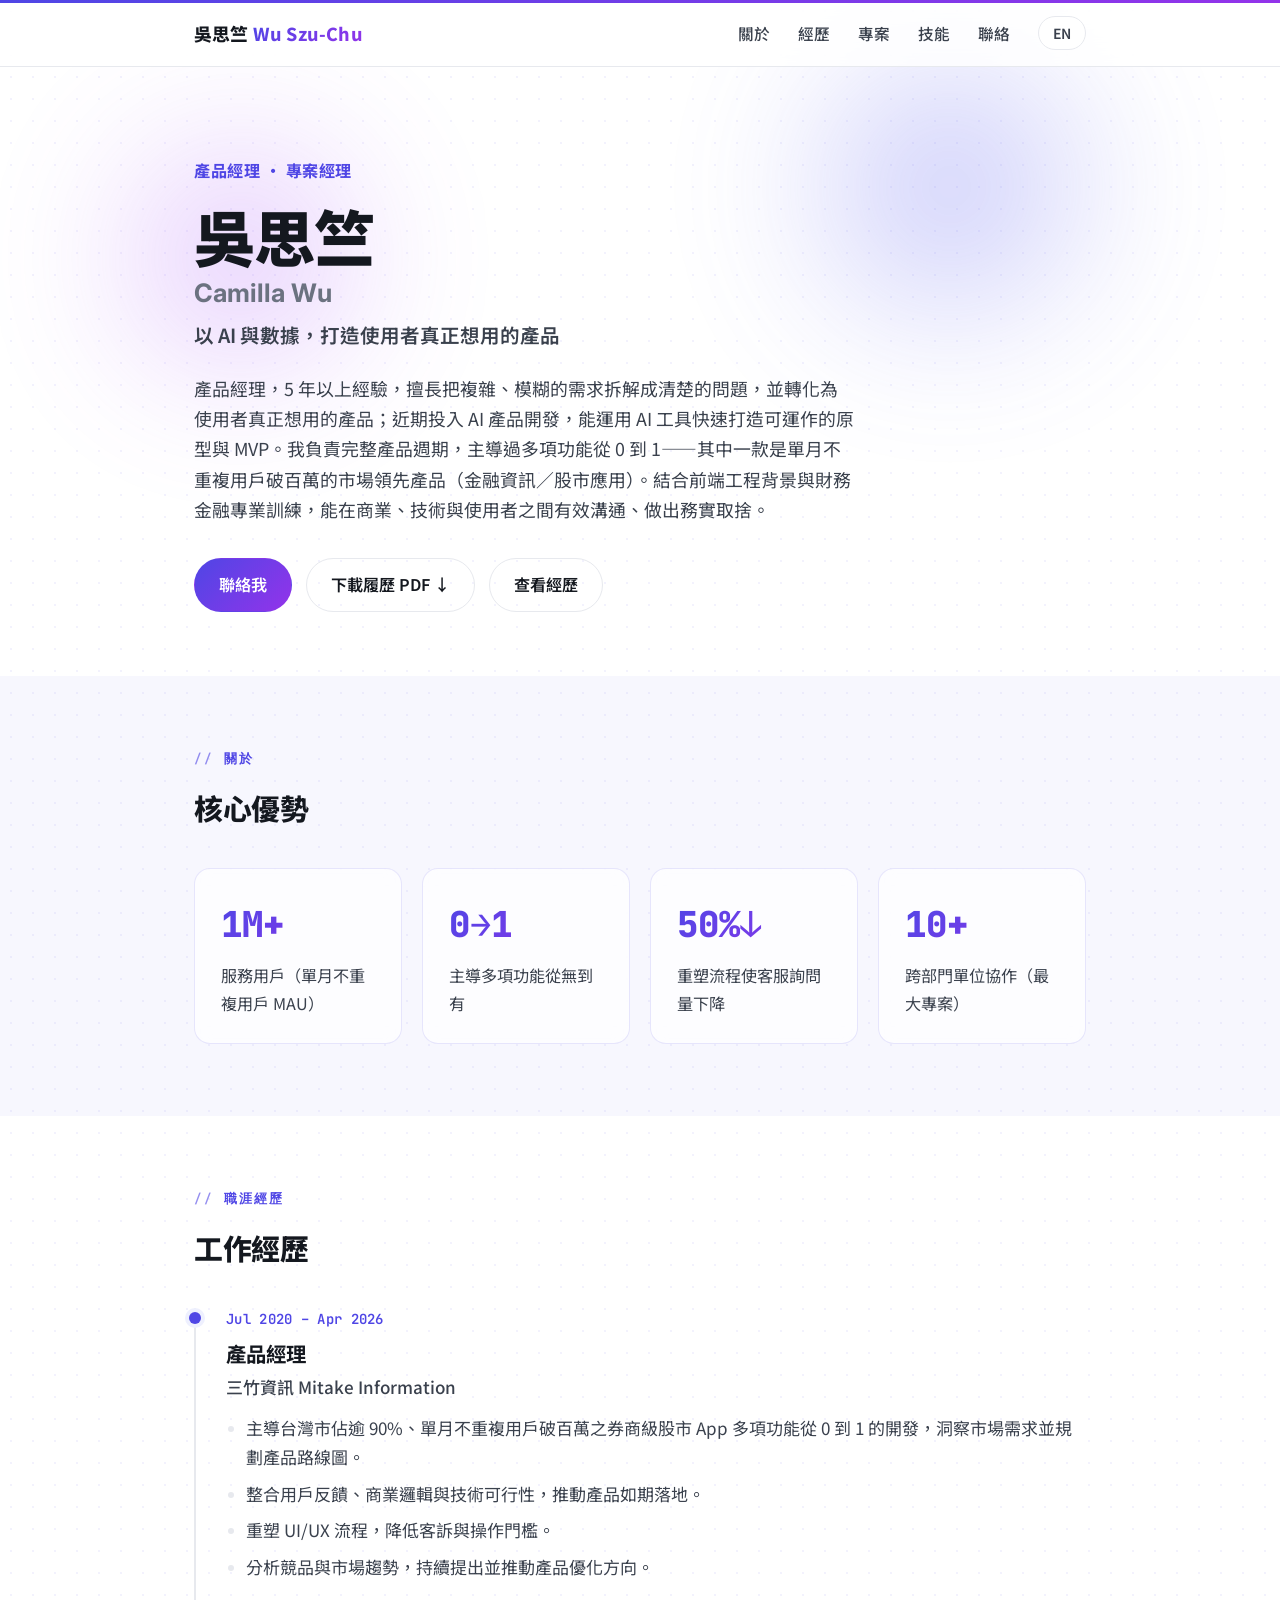
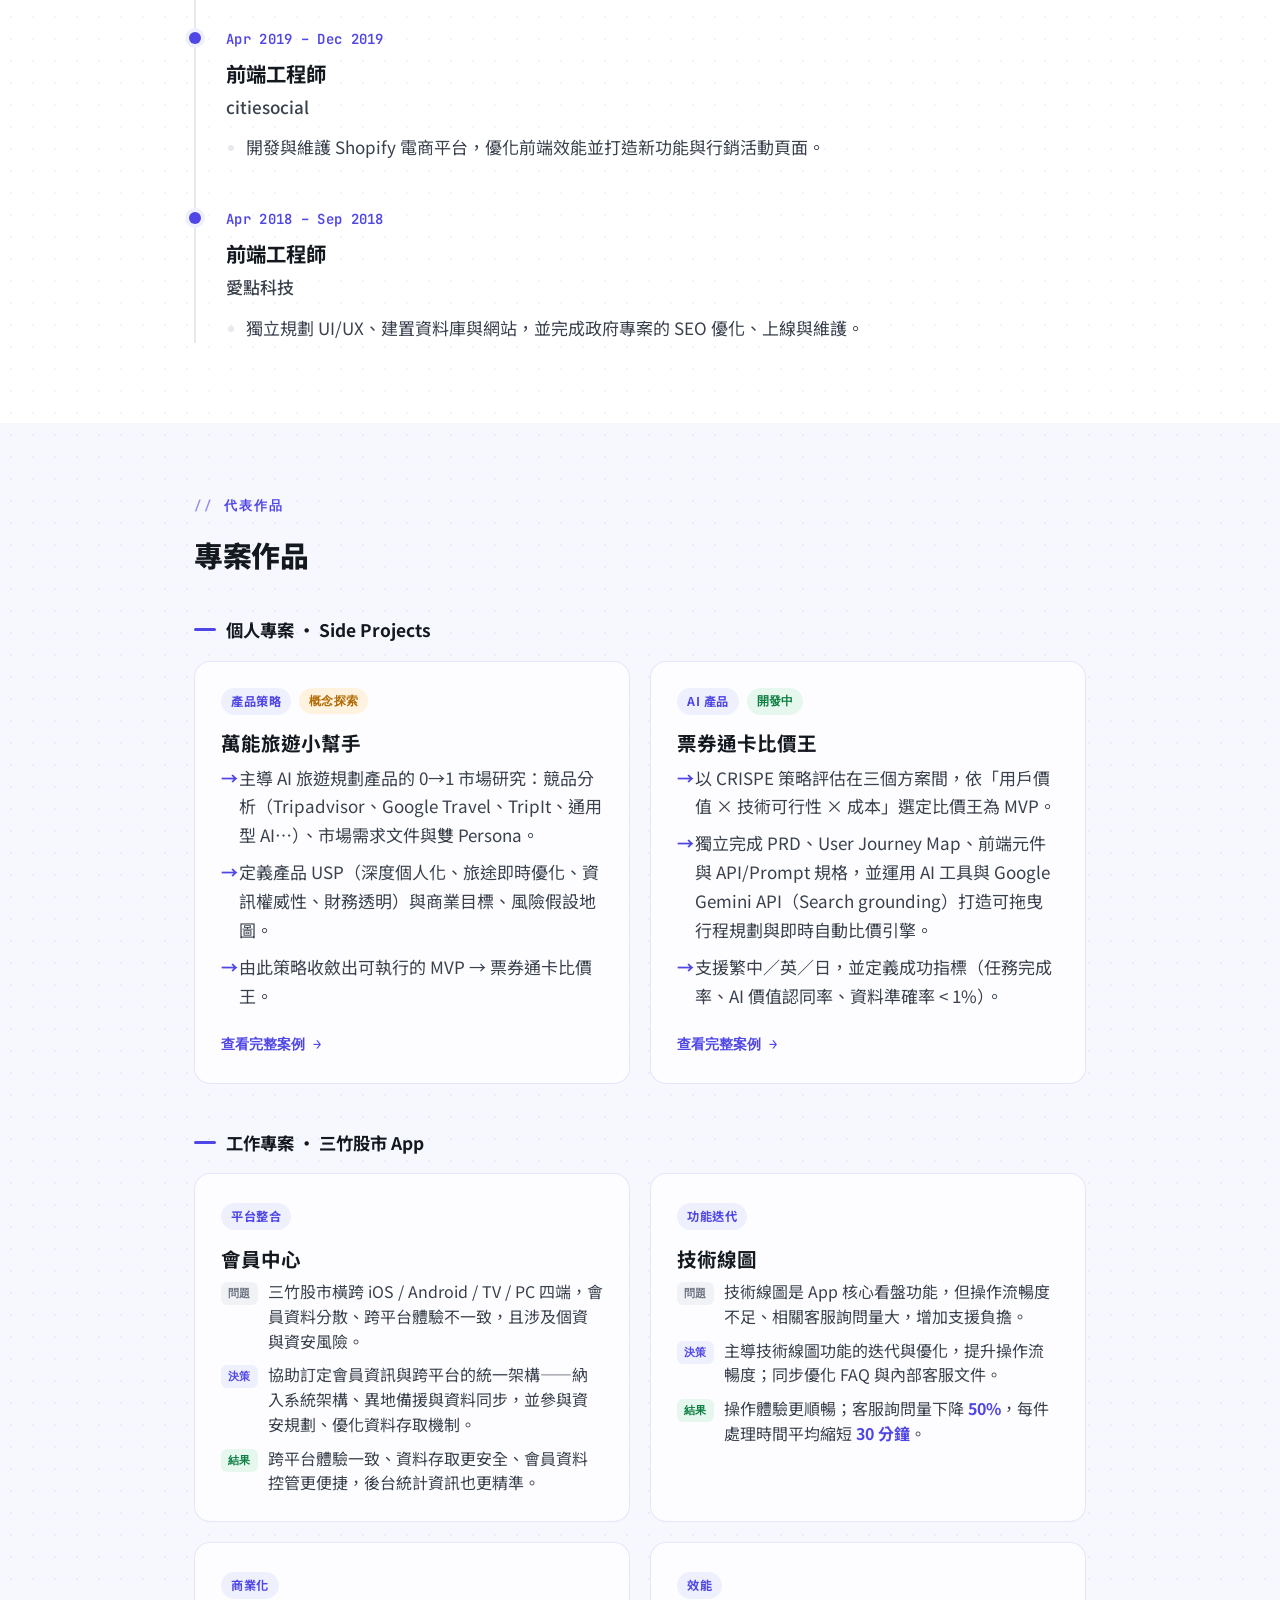
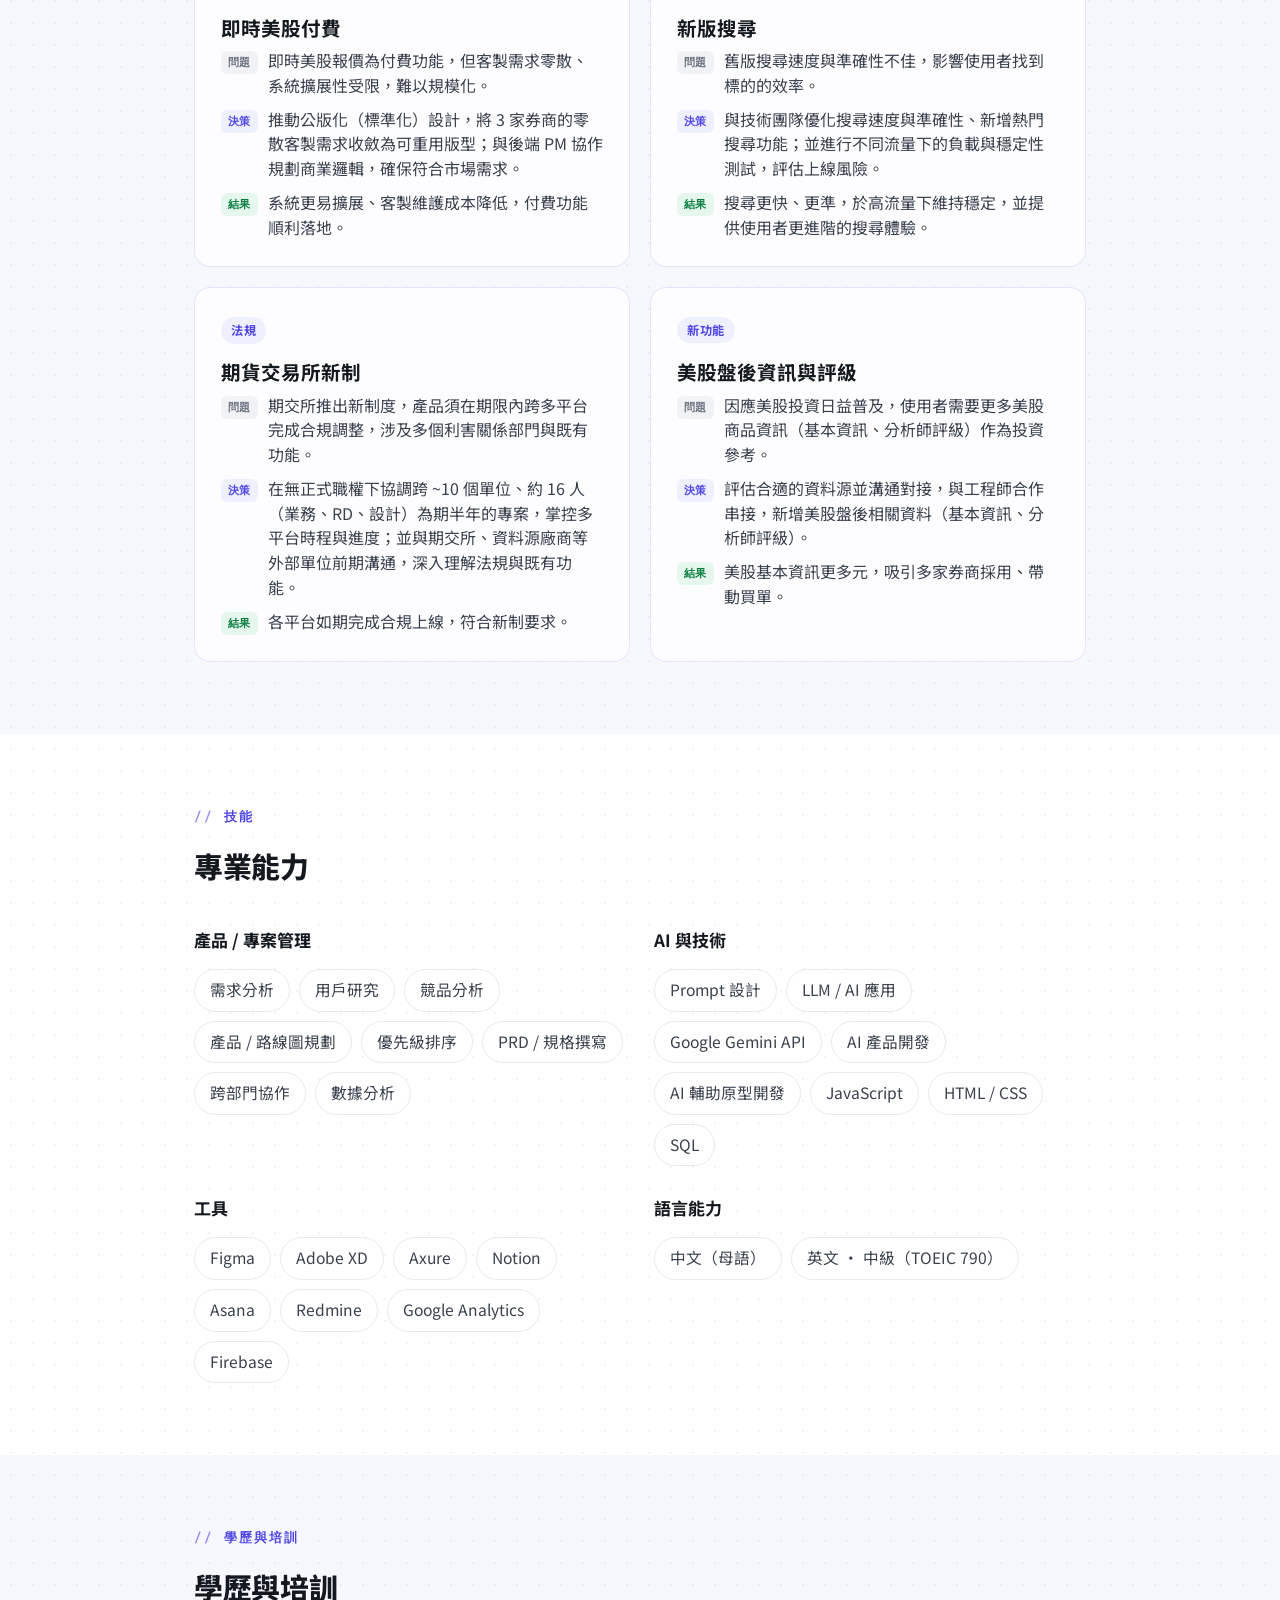
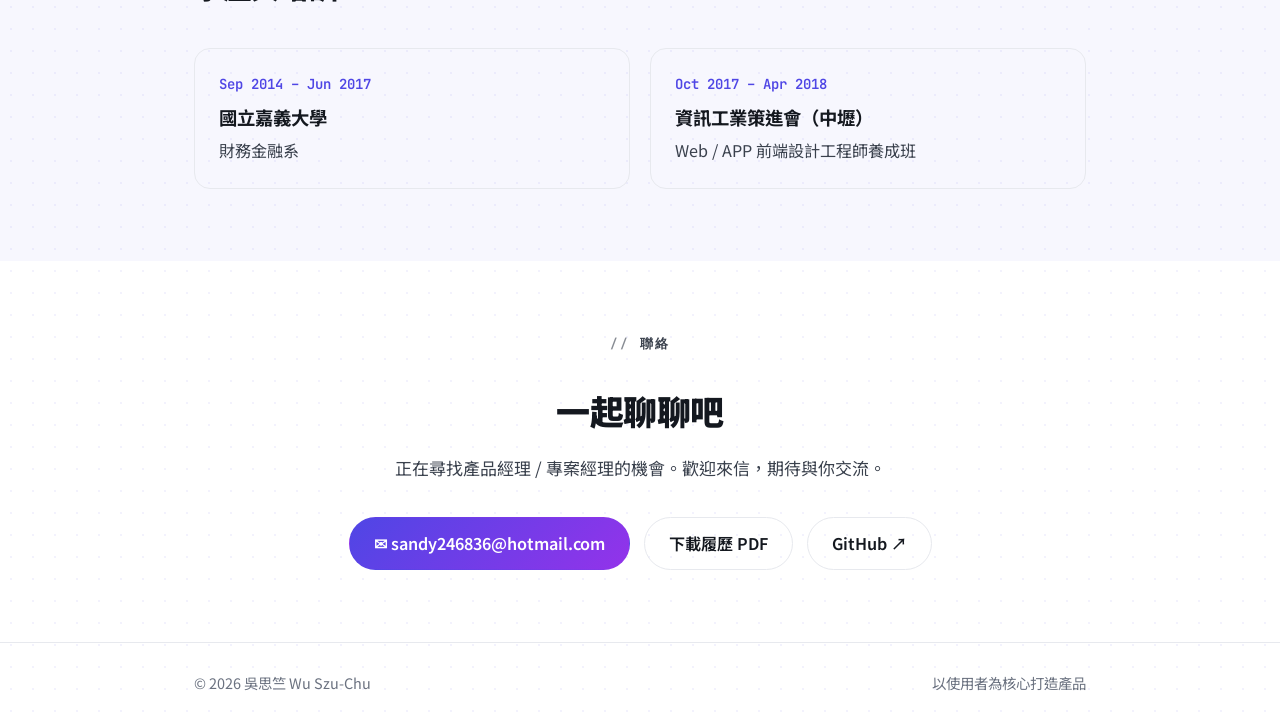
<file: index.html>
<!DOCTYPE html>
<html lang="zh-Hant">
<head>
    <meta charset="UTF-8">
    <meta name="viewport" content="width=device-width, initial-scale=1.0">
    <meta name="description" content="吳思竺 Wu Szu-Chu (Camilla) — 產品經理 Product Manager。5 年以上產品管理經驗，專長 0→1 產品開發、AI 產品實作與跨部門協作；金融資訊／股市應用領域。">
    <title>吳思竺 Wu Szu-Chu (Camilla) — Product Manager</title>
    <link rel="preconnect" href="https://fonts.googleapis.com">
    <link rel="preconnect" href="https://fonts.gstatic.com" crossorigin>
    <link href="https://fonts.googleapis.com/css2?family=Inter:wght@400;500;600;700;800&family=JetBrains+Mono:wght@400;500;600;700;800&family=Noto+Sans+TC:wght@400;500;700;900&display=swap" rel="stylesheet">
    <style>
        :root {
            --ink: #14181f;
            --ink-soft: #3a414d;
            --muted: #6b7280;
            --line: #e7e9ee;
            --bg: #ffffff;
            --bg-alt: #f7f8fa;
            --accent: #4f46e5;
            --accent-2: #9333ea;
            --accent-soft: #eef0fe;
            --grad: linear-gradient(135deg, #4f46e5 0%, #9333ea 100%);
            --mono: "JetBrains Mono", ui-monospace, SFMono-Regular, Menlo, monospace;
            --radius: 16px;
            --maxw: 940px;
        }
        * { margin: 0; padding: 0; box-sizing: border-box; }
        html { scroll-behavior: smooth; font-size: 17px; }
        body {
            font-family: "Noto Sans TC", "Inter", -apple-system, BlinkMacSystemFont, "Segoe UI", sans-serif;
            color: var(--ink);
            background-color: var(--bg);
            background-image: radial-gradient(rgba(79,70,229,0.07) 1px, transparent 1px);
            background-size: 22px 22px;
            line-height: 1.7;
            -webkit-font-smoothing: antialiased;
            text-rendering: optimizeLegibility;
        }
        body::before { content: ""; position: fixed; inset: 0 0 auto 0; height: 3px; background: var(--grad); z-index: 200; }
        a { color: inherit; text-decoration: none; }
        ::selection { background: var(--accent-soft); }

        /* ---------- NAV ---------- */
        nav {
            position: sticky; top: 0; z-index: 50;
            background: rgba(255,255,255,0.82);
            backdrop-filter: saturate(180%) blur(12px);
            border-bottom: 1px solid var(--line);
        }
        .nav-inner {
            max-width: var(--maxw); margin: 0 auto;
            padding: 16px 24px;
            display: flex; align-items: center; justify-content: space-between;
        }
        .logo { font-weight: 800; font-size: 1.05rem; letter-spacing: .2px; }
        .logo span { background: var(--grad); -webkit-background-clip: text; background-clip: text; -webkit-text-fill-color: transparent; }
        .nav-links { display: flex; align-items: center; gap: 28px; list-style: none; }
        .nav-links a { font-size: .92rem; font-weight: 500; color: var(--ink-soft); transition: color .2s; }
        .nav-links a:hover { color: var(--accent); }
        .lang-toggle {
            border: 1px solid var(--line); background: var(--bg);
            border-radius: 999px; padding: 6px 14px; cursor: pointer;
            font-family: inherit; font-size: .82rem; font-weight: 600; color: var(--ink-soft);
            transition: all .2s;
        }
        .lang-toggle:hover { border-color: var(--accent); color: var(--accent); }
        .nav-toggle { display: none; background: none; border: none; cursor: pointer; font-size: 1.4rem; color: var(--ink); }

        /* ---------- LAYOUT ---------- */
        section { max-width: var(--maxw); margin: 0 auto; padding: 72px 24px; }
        .eyebrow {
            text-transform: uppercase; letter-spacing: 2px; font-size: .74rem;
            font-weight: 600; color: var(--accent); margin-bottom: 14px; font-family: var(--mono);
        }
        .eyebrow::before { content: "// "; opacity: .6; }
        h2.section-title { font-size: 1.7rem; font-weight: 800; margin-bottom: 36px; letter-spacing: -.3px; }

        /* ---------- HERO ---------- */
        .hero { padding-top: 90px; padding-bottom: 64px; position: relative; }
        .hero::before, .hero::after { content: ""; position: absolute; border-radius: 50%; filter: blur(70px); opacity: .4; z-index: -1; pointer-events: none; }
        .hero::before { width: 380px; height: 380px; background: radial-gradient(circle, #6366f1, transparent 70%); top: -70px; right: -30px; }
        .hero::after { width: 320px; height: 320px; background: radial-gradient(circle, #a855f7, transparent 70%); top: 30px; left: -90px; }
        .hero .kicker { color: var(--accent); font-weight: 700; font-size: .95rem; letter-spacing: .5px; margin-bottom: 18px; }
        .hero h1 { font-size: clamp(2.4rem, 6vw, 3.6rem); line-height: 1.12; font-weight: 900; letter-spacing: -1px; margin-bottom: 10px; }
        .hero h1 .en { display: block; font-family: "Inter", sans-serif; color: var(--muted); font-weight: 700; font-size: clamp(1.1rem, 2.6vw, 1.5rem); letter-spacing: 0; margin-top: 8px; }
        .hero .role { font-size: 1.15rem; font-weight: 600; color: var(--ink-soft); margin-bottom: 22px; }
        .hero .summary { max-width: 660px; color: var(--ink-soft); font-size: 1.05rem; }
        .hero-actions { display: flex; flex-wrap: wrap; gap: 14px; margin-top: 34px; }
        .btn {
            display: inline-flex; align-items: center; gap: 8px;
            padding: 12px 24px; border-radius: 999px; font-weight: 600; font-size: .95rem;
            transition: all .2s; cursor: pointer; border: 1px solid transparent;
        }
        .btn-primary { background: var(--grad); color: #fff; }
        .btn-primary:hover { filter: brightness(1.07); transform: translateY(-1px); }
        .btn-ghost { border-color: var(--line); color: var(--ink); }
        .btn-ghost:hover { border-color: var(--accent); color: var(--accent); }

        /* ---------- ABOUT / HIGHLIGHTS ---------- */
        .alt-bg { background: rgba(79,70,229,0.045); max-width: 100%; }
        .alt-bg > .inner { max-width: var(--maxw); margin: 0 auto; padding: 72px 24px; }
        .highlights { display: grid; grid-template-columns: repeat(auto-fit, minmax(190px, 1fr)); gap: 20px; }
        .stat { background: rgba(255,255,255,0.7); backdrop-filter: blur(8px); -webkit-backdrop-filter: blur(8px); border: 1px solid rgba(79,70,229,0.13); border-radius: var(--radius); padding: 26px; }
        .stat .num { font-size: 2.1rem; font-weight: 800; font-family: var(--mono); background: var(--grad); -webkit-background-clip: text; background-clip: text; -webkit-text-fill-color: transparent; }
        .stat .label { font-size: .95rem; color: var(--ink-soft); margin-top: 6px; }

        /* ---------- EXPERIENCE TIMELINE ---------- */
        .timeline { position: relative; }
        .job { position: relative; padding: 0 0 38px 30px; border-left: 2px solid var(--line); }
        .job:last-child { padding-bottom: 0; }
        .job::before {
            content: ""; position: absolute; left: -7px; top: 4px;
            width: 12px; height: 12px; border-radius: 50%; background: var(--accent);
            box-shadow: 0 0 0 4px var(--accent-soft);
        }
        .job .when { font-size: .82rem; font-weight: 600; color: var(--accent); font-family: var(--mono); letter-spacing: .3px; }
        .job h3 { font-size: 1.2rem; font-weight: 700; margin: 4px 0 2px; }
        .job .co { color: var(--ink-soft); font-weight: 500; margin-bottom: 12px; }
        .job ul { list-style: none; }
        .job li { position: relative; padding-left: 20px; margin-bottom: 8px; color: var(--ink-soft); }
        .job li::before { content: ""; position: absolute; left: 2px; top: 12px; width: 6px; height: 6px; border-radius: 50%; background: var(--line); }

        /* ---------- PROJECTS ---------- */
        .projects { display: grid; grid-template-columns: repeat(2, 1fr); gap: 20px; }
        .card {
            border: 1px solid rgba(79,70,229,0.13); border-radius: var(--radius); padding: 26px;
            background: rgba(255,255,255,0.72); backdrop-filter: blur(8px); -webkit-backdrop-filter: blur(8px); transition: all .25s;
        }
        .card:hover { border-color: var(--accent); transform: translateY(-3px); box-shadow: 0 12px 30px -16px rgba(37,99,214,.35); }
        .card h3 { font-size: 1.15rem; font-weight: 700; margin-bottom: 4px; }
        .card .tag { display: inline-block; font-size: .72rem; font-weight: 700; letter-spacing: .5px; text-transform: uppercase; color: var(--accent); background: var(--accent-soft); padding: 3px 10px; border-radius: 999px; margin-bottom: 12px; }
        .card ul { list-style: none; }
        .card li { position: relative; padding-left: 18px; margin-bottom: 8px; font-size: 1rem; color: var(--ink-soft); }
        .card li::before { content: "→"; position: absolute; left: 0; color: var(--accent); font-weight: 700; }
        .subgroup { font-size: 1.02rem; font-weight: 700; margin: 0 0 16px; display: flex; align-items: center; gap: 10px; color: var(--ink); }
        .subgroup::before { content: ""; width: 22px; height: 3px; border-radius: 2px; background: var(--accent); }
        .subgroup.mt { margin-top: 44px; }
        .card-head { display: flex; align-items: center; gap: 8px; margin-bottom: 12px; flex-wrap: wrap; }
        .card-head .tag { margin-bottom: 0; }
        .badge { font-size: .7rem; font-weight: 600; padding: 3px 10px; border-radius: 999px; letter-spacing: .3px; font-family: var(--mono); }
        .badge-live { background: #e6f7ee; color: #0a7d3f; }
        .badge-concept { background: #fff3e0; color: #b26a00; }
        .card .case-link { display: inline-flex; align-items: center; gap: 6px; margin-top: 14px; font-family: var(--mono); font-size: .82rem; font-weight: 600; color: var(--accent); transition: gap .2s; }
        .card .case-link:hover { gap: 10px; }
        .pdr { display: grid; gap: 9px; margin-top: 2px; }
        .pdr-row { display: grid; grid-template-columns: auto 1fr; gap: 10px; align-items: start; }
        .pdr-k { font-family: var(--mono); font-size: .66rem; font-weight: 700; letter-spacing: .4px; padding: 2px 7px; border-radius: 6px; white-space: nowrap; margin-top: 3px; }
        .pdr-k.p { background: #f1f2f6; color: var(--muted); }
        .pdr-k.d { background: var(--accent-soft); color: var(--accent); }
        .pdr-k.r { background: #e6f7ee; color: #0a7d3f; }
        .pdr-v { font-size: .94rem; color: var(--ink-soft); line-height: 1.55; }
        .pdr-v .hl { color: var(--accent); font-weight: 700; }

        /* ---------- SKILLS ---------- */
        .skills-grid { display: grid; grid-template-columns: repeat(2, 1fr); gap: 28px; }
        .skill-group h3 { font-size: 1rem; font-weight: 700; margin-bottom: 14px; display: flex; align-items: center; gap: 8px; }
        .chips { display: flex; flex-wrap: wrap; gap: 9px; }
        .chip { border: 1px solid var(--line); border-radius: 999px; padding: 7px 15px; font-size: .92rem; color: var(--ink-soft); background: var(--bg); transition: all .2s; }
        .chip:hover { border-color: var(--accent); color: var(--accent); }

        /* ---------- EDUCATION ---------- */
        .edu { display: grid; grid-template-columns: repeat(2, 1fr); gap: 20px; }
        .edu-item { border: 1px solid var(--line); border-radius: var(--radius); padding: 24px; }
        .edu-item .when { font-size: .82rem; font-weight: 600; color: var(--accent); font-family: var(--mono); }
        .edu-item h3 { font-size: 1.08rem; font-weight: 700; margin: 6px 0 3px; }
        .edu-item p { color: var(--ink-soft); font-size: .95rem; }

        /* ---------- CONTACT ---------- */
        .contact { text-align: center; }
        .contact h2 { font-size: 2rem; font-weight: 900; letter-spacing: -.5px; margin-bottom: 14px; }
        .contact p { color: var(--ink-soft); max-width: 520px; margin: 0 auto 28px; }

        /* ---------- FOOTER ---------- */
        footer { border-top: 1px solid var(--line); }
        .footer-inner { max-width: var(--maxw); margin: 0 auto; padding: 28px 24px; display: flex; justify-content: space-between; align-items: center; color: var(--muted); font-size: .85rem; flex-wrap: wrap; gap: 10px; }

        /* ---------- LANG ---------- */
        [data-en] .zh { display: none; }
        [data-en] .en-only { display: revert; }
        .en-only { display: none; }

        /* ---------- REVEAL ---------- */
        .reveal { opacity: 0; transform: translateY(16px); transition: opacity .6s ease, transform .6s ease; }
        .reveal.in { opacity: 1; transform: none; }

        /* ---------- RESPONSIVE ---------- */
        @media (max-width: 760px) {
            .nav-links { position: fixed; inset: 60px 0 auto 0; flex-direction: column; background: var(--bg); border-bottom: 1px solid var(--line); padding: 20px 24px; gap: 18px; display: none; }
            .nav-links.open { display: flex; }
            .nav-toggle { display: block; }
            .highlights, .projects, .skills-grid, .edu { grid-template-columns: 1fr; }
            section, .alt-bg > .inner { padding: 56px 22px; }
        }
    </style>
</head>
<body>
    <nav>
        <div class="nav-inner">
            <a href="#top" class="logo">吳思竺 <span>Wu Szu-Chu</span></a>
            <button class="nav-toggle" aria-label="Menu" id="navToggle">☰</button>
            <ul class="nav-links" id="navLinks">
                <li><a href="#about"><span class="zh">關於</span><span class="en-only">About</span></a></li>
                <li><a href="#experience"><span class="zh">經歷</span><span class="en-only">Experience</span></a></li>
                <li><a href="#projects"><span class="zh">專案</span><span class="en-only">Projects</span></a></li>
                <li><a href="#skills"><span class="zh">技能</span><span class="en-only">Skills</span></a></li>
                <li><a href="#contact"><span class="zh">聯絡</span><span class="en-only">Contact</span></a></li>
                <li><button class="lang-toggle" id="langToggle">EN</button></li>
            </ul>
        </div>
    </nav>

    <!-- HERO -->
    <section class="hero" id="top">
        <p class="kicker reveal"><span class="zh">產品經理 · 專案經理</span><span class="en-only">Product Manager · Project Manager</span></p>
        <h1 class="reveal">
            <span class="zh">吳思竺</span><span class="en-only">Wu Szu-Chu</span>
            <span class="en">Camilla Wu</span>
        </h1>
        <p class="role reveal"><span class="zh">以 AI 與數據，打造使用者真正想用的產品</span><span class="en-only">Building products people truly want — with AI & data</span></p>
        <p class="summary reveal">
            <span class="zh">產品經理，5 年以上經驗，擅長把複雜、模糊的需求拆解成清楚的問題，並轉化為使用者真正想用的產品；近期投入 AI 產品開發，能運用 AI 工具快速打造可運作的原型與 MVP。我負責完整產品週期，主導過多項功能從 0 到 1——其中一款是單月不重複用戶破百萬的市場領先產品（金融資訊／股市應用）。結合前端工程背景與財務金融專業訓練，能在商業、技術與使用者之間有效溝通、做出務實取捨。</span>
            <span class="en-only">Product manager with 5+ years of experience turning complex, ambiguous needs into products people actually want to use — and recently moving into AI product development, using AI tools to rapidly build working prototypes and MVPs. I own the full product cycle and have led multiple features from 0 to 1, including a category-leading product with 1M+ monthly active users (financial-information / stock-market apps). With a front-end engineering background and finance training, I bridge business, technology, and users and make pragmatic trade-offs.</span>
        </p>
        <div class="hero-actions reveal">
            <a href="#contact" class="btn btn-primary"><span class="zh">聯絡我</span><span class="en-only">Get in touch</span></a>
            <a href="assets/Camilla-Wu-CV.pdf" download="吳思竺 Wu Szu-Chu 履歷.pdf" class="btn btn-ghost js-cv"><span class="zh">下載履歷 PDF ↓</span><span class="en-only">Download CV ↓</span></a>
            <a href="#experience" class="btn btn-ghost"><span class="zh">查看經歷</span><span class="en-only">View experience</span></a>
        </div>
    </section>

    <!-- HIGHLIGHTS -->
    <div class="alt-bg" id="about">
        <div class="inner">
            <p class="eyebrow reveal"><span class="zh">關於</span><span class="en-only">About</span></p>
            <h2 class="section-title reveal"><span class="zh">核心優勢</span><span class="en-only">At a glance</span></h2>
            <div class="highlights">
                <div class="stat reveal">
                    <div class="num">1M+</div>
                    <div class="label"><span class="zh">服務用戶（單月不重複用戶 MAU）</span><span class="en-only">monthly active users on the product</span></div>
                </div>
                <div class="stat reveal">
                    <div class="num">0→1</div>
                    <div class="label"><span class="zh">主導多項功能從無到有</span><span class="en-only">features led from scratch to launch</span></div>
                </div>
                <div class="stat reveal">
                    <div class="num">50%↓</div>
                    <div class="label"><span class="zh">重塑流程使客服詢問量下降</span><span class="en-only">drop in support queries (flow redesign)</span></div>
                </div>
                <div class="stat reveal">
                    <div class="num">10+</div>
                    <div class="label"><span class="zh">跨部門單位協作（最大專案）</span><span class="en-only">cross-functional units (largest project)</span></div>
                </div>
            </div>
        </div>
    </div>

    <!-- EXPERIENCE -->
    <section id="experience">
        <p class="eyebrow reveal"><span class="zh">職涯經歷</span><span class="en-only">Experience</span></p>
        <h2 class="section-title reveal"><span class="zh">工作經歷</span><span class="en-only">Where I've worked</span></h2>
        <div class="timeline">
            <div class="job reveal">
                <div class="when">Jul 2020 – Apr 2026</div>
                <h3><span class="zh">產品經理</span><span class="en-only">Product Manager</span></h3>
                <div class="co"><span class="zh">三竹資訊 Mitake Information</span><span class="en-only">Mitake Information</span></div>
                <ul>
                    <li><span class="zh">主導台灣市佔逾 90%、單月不重複用戶破百萬之券商級股市 App 多項功能從 0 到 1 的開發，洞察市場需求並規劃產品路線圖。</span><span class="en-only">Led 0-to-1 development of multiple features for a brokerage-grade stock app holding 90%+ of Taiwan's broker mobile-trading market with 1M+ monthly active users — surfacing market needs and owning the roadmap.</span></li>
                    <li><span class="zh">整合用戶反饋、商業邏輯與技術可行性，推動產品如期落地。</span><span class="en-only">Integrated user feedback, business logic, and technical feasibility to ship on schedule.</span></li>
                    <li><span class="zh">重塑 UI/UX 流程，降低客訴與操作門檻。</span><span class="en-only">Streamlined UI/UX flows to reduce support tickets and lower friction for users.</span></li>
                    <li><span class="zh">分析競品與市場趨勢，持續提出並推動產品優化方向。</span><span class="en-only">Analysed competitors and market trends to surface and drive product improvements.</span></li>
                </ul>
            </div>
            <div class="job reveal">
                <div class="when">Apr 2019 – Dec 2019</div>
                <h3><span class="zh">前端工程師</span><span class="en-only">Front-End Engineer</span></h3>
                <div class="co">citiesocial</div>
                <ul>
                    <li><span class="zh">開發與維護 Shopify 電商平台，優化前端效能並打造新功能與行銷活動頁面。</span><span class="en-only">Built and maintained a Shopify e-commerce platform — optimising front-end performance and shipping new features and campaign pages.</span></li>
                </ul>
            </div>
            <div class="job reveal">
                <div class="when">Apr 2018 – Sep 2018</div>
                <h3><span class="zh">前端工程師</span><span class="en-only">Front-End Engineer</span></h3>
                <div class="co"><span class="zh">愛點科技</span><span class="en-only">iDott</span></div>
                <ul>
                    <li><span class="zh">獨立規劃 UI/UX、建置資料庫與網站，並完成政府專案的 SEO 優化、上線與維護。</span><span class="en-only">Independently designed the UI/UX, built the database and website, and delivered SEO, launch, and maintenance for a government project.</span></li>
                </ul>
            </div>
        </div>
    </section>

    <!-- PROJECTS -->
    <div class="alt-bg" id="projects">
        <div class="inner">
            <p class="eyebrow reveal"><span class="zh">代表作品</span><span class="en-only">Selected work</span></p>
            <h2 class="section-title reveal"><span class="zh">專案作品</span><span class="en-only">Projects</span></h2>

            <h3 class="subgroup reveal"><span class="zh">個人專案 · Side Projects</span><span class="en-only">Side Projects</span></h3>
            <div class="projects">
                <div class="card reveal">
                    <div class="card-head"><span class="tag"><span class="zh">產品策略</span><span class="en-only">Product strategy</span></span><span class="badge badge-concept"><span class="zh">概念探索</span><span class="en-only">Concept</span></span></div>
                    <h3><span class="zh">萬能旅遊小幫手</span><span class="en-only">Universal Travel Helper</span></h3>
                    <ul>
                        <li><span class="zh">主導 AI 旅遊規劃產品的 0→1 市場研究：競品分析（Tripadvisor、Google Travel、TripIt、通用型 AI…）、市場需求文件與雙 Persona。</span><span class="en-only">Drove 0→1 market research for an AI travel-planning product — competitive analysis (Tripadvisor, Google Travel, TripIt, general-purpose AI…), an MRD, and two personas.</span></li>
                        <li><span class="zh">定義產品 USP（深度個人化、旅途即時優化、資訊權威性、財務透明）與商業目標、風險假設地圖。</span><span class="en-only">Defined the USP (deep personalisation, in-trip optimisation, information authority, financial transparency), business goals, and a risk/assumption map.</span></li>
                        <li><span class="zh">由此策略收斂出可執行的 MVP → 票券通卡比價王。</span><span class="en-only">Converged that strategy into an executable MVP → the comparison app.</span></li>
                    </ul>
                    <a class="case-link js-case" data-base="projects/travel-helper" href="projects/travel-helper.html"><span class="zh">查看完整案例 →</span><span class="en-only">Read case study →</span></a>
                </div>
                <div class="card reveal">
                    <div class="card-head"><span class="tag"><span class="zh">AI 產品</span><span class="en-only">AI product</span></span><span class="badge badge-live"><span class="zh">開發中</span><span class="en-only">In development</span></span></div>
                    <h3><span class="zh">票券通卡比價王</span><span class="en-only">Ticket &amp; Pass Comparison</span></h3>
                    <ul>
                        <li><span class="zh">以 CRISPE 策略評估在三個方案間，依「用戶價值 × 技術可行性 × 成本」選定比價王為 MVP。</span><span class="en-only">Ran a CRISPE strategy evaluation to pick this MVP over two alternatives on value × feasibility × cost.</span></li>
                        <li><span class="zh">獨立完成 PRD、User Journey Map、前端元件與 API/Prompt 規格，並運用 AI 工具與 Google Gemini API（Search grounding）打造可拖曳行程規劃與即時自動比價引擎。</span><span class="en-only">Solo-authored the PRD, user journey map, and front-end / API / prompt specs — and used AI tools with the Google Gemini API (Search grounding) to build a drag-and-drop planner with a real-time price-comparison engine.</span></li>
                        <li><span class="zh">支援繁中／英／日，並定義成功指標（任務完成率、AI 價值認同率、資料準確率 < 1%）。</span><span class="en-only">Trilingual (中/ EN / 日); defined success metrics — task completion, AI-value adoption, and a &lt;1% data-error target.</span></li>
                    </ul>
                    <a class="case-link js-case" data-base="projects/ticket-compare" href="projects/ticket-compare.html"><span class="zh">查看完整案例 →</span><span class="en-only">Read case study →</span></a>
                </div>
            </div>

            <h3 class="subgroup mt reveal"><span class="zh">工作專案 · 三竹股市 App</span><span class="en-only">Work · Mitake stock app</span></h3>
            <div class="projects">
                <div class="card reveal">
                    <span class="tag"><span class="zh">平台整合</span><span class="en-only">Platform</span></span>
                    <h3><span class="zh">會員中心</span><span class="en-only">Member Center</span></h3>
                    <div class="pdr">
                        <div class="pdr-row"><span class="pdr-k p"><span class="zh">問題</span><span class="en-only">Problem</span></span><span class="pdr-v"><span class="zh">三竹股市橫跨 iOS / Android / TV / PC 四端，會員資料分散、跨平台體驗不一致，且涉及個資與資安風險。</span><span class="en-only">The app spans iOS / Android / TV / PC; member data was fragmented, the experience inconsistent, with privacy & security risks.</span></span></div>
                        <div class="pdr-row"><span class="pdr-k d"><span class="zh">決策</span><span class="en-only">Decision</span></span><span class="pdr-v"><span class="zh">協助訂定會員資訊與跨平台的統一架構——納入系統架構、異地備援與資料同步，並參與資安規劃、優化資料存取機制。</span><span class="en-only">Helped define a unified member-data & cross-platform architecture (system design, disaster recovery, data sync) and contributed to security planning.</span></span></div>
                        <div class="pdr-row"><span class="pdr-k r"><span class="zh">結果</span><span class="en-only">Result</span></span><span class="pdr-v"><span class="zh">跨平台體驗一致、資料存取更安全、會員資料控管更便捷，後台統計資訊也更精準。</span><span class="en-only">A consistent cross-platform experience, more secure data access, easier member-data governance, and more accurate analytics.</span></span></div>
                    </div>
                </div>
                <div class="card reveal">
                    <span class="tag"><span class="zh">功能迭代</span><span class="en-only">Iteration</span></span>
                    <h3><span class="zh">技術線圖</span><span class="en-only">Technical Charts</span></h3>
                    <div class="pdr">
                        <div class="pdr-row"><span class="pdr-k p"><span class="zh">問題</span><span class="en-only">Problem</span></span><span class="pdr-v"><span class="zh">技術線圖是 App 核心看盤功能，但操作流暢度不足、相關客服詢問量大，增加支援負擔。</span><span class="en-only">A core charting feature, but interactions weren't smooth and drove a high volume of support queries.</span></span></div>
                        <div class="pdr-row"><span class="pdr-k d"><span class="zh">決策</span><span class="en-only">Decision</span></span><span class="pdr-v"><span class="zh">主導技術線圖功能的迭代與優化，提升操作流暢度；同步優化 FAQ 與內部客服文件。</span><span class="en-only">Led iterative improvement for smoother interactions, and revamped FAQs and internal support docs.</span></span></div>
                        <div class="pdr-row"><span class="pdr-k r"><span class="zh">結果</span><span class="en-only">Result</span></span><span class="pdr-v"><span class="zh">操作體驗更順暢；客服詢問量下降 <span class="hl">50%</span>，每件處理時間平均縮短 <span class="hl">30 分鐘</span>。</span><span class="en-only">Smoother UX; support queries down <span class="hl">50%</span> and ~<span class="hl">30 min</span> saved per ticket on average.</span></span></div>
                    </div>
                </div>
                <div class="card reveal">
                    <span class="tag"><span class="zh">商業化</span><span class="en-only">Monetisation</span></span>
                    <h3><span class="zh">即時美股付費</span><span class="en-only">Real-Time US Stocks (Paid)</span></h3>
                    <div class="pdr">
                        <div class="pdr-row"><span class="pdr-k p"><span class="zh">問題</span><span class="en-only">Problem</span></span><span class="pdr-v"><span class="zh">即時美股報價為付費功能，但客製需求零散、系統擴展性受限，難以規模化。</span><span class="en-only">A paid real-time US-stock quote feature whose scattered custom requests limited scalability.</span></span></div>
                        <div class="pdr-row"><span class="pdr-k d"><span class="zh">決策</span><span class="en-only">Decision</span></span><span class="pdr-v"><span class="zh">推動公版化（標準化）設計，將 3 家券商的零散客製需求收斂為可重用版型；與後端 PM 協作規劃商業邏輯，確保符合市場需求。</span><span class="en-only">Drove a templatized design that consolidated three brokerage clients' custom requests into reusable templates; partnered with the backend PM on business logic to fit market needs.</span></span></div>
                        <div class="pdr-row"><span class="pdr-k r"><span class="zh">結果</span><span class="en-only">Result</span></span><span class="pdr-v"><span class="zh">系統更易擴展、客製維護成本降低，付費功能順利落地。</span><span class="en-only">A more scalable system, lower customization-maintenance cost, and a successful paid launch.</span></span></div>
                    </div>
                </div>
                <div class="card reveal">
                    <span class="tag"><span class="zh">效能</span><span class="en-only">Performance</span></span>
                    <h3><span class="zh">新版搜尋</span><span class="en-only">New Search</span></h3>
                    <div class="pdr">
                        <div class="pdr-row"><span class="pdr-k p"><span class="zh">問題</span><span class="en-only">Problem</span></span><span class="pdr-v"><span class="zh">舊版搜尋速度與準確性不佳，影響使用者找到標的的效率。</span><span class="en-only">The old search was slow and imprecise, hurting how quickly users found instruments.</span></span></div>
                        <div class="pdr-row"><span class="pdr-k d"><span class="zh">決策</span><span class="en-only">Decision</span></span><span class="pdr-v"><span class="zh">與技術團隊優化搜尋速度與準確性、新增熱門搜尋功能；並進行不同流量下的負載與穩定性測試，評估上線風險。</span><span class="en-only">Improved search speed & accuracy with engineering and added trending search; load-tested stability under varying traffic.</span></span></div>
                        <div class="pdr-row"><span class="pdr-k r"><span class="zh">結果</span><span class="en-only">Result</span></span><span class="pdr-v"><span class="zh">搜尋更快、更準，於高流量下維持穩定，並提供使用者更進階的搜尋體驗。</span><span class="en-only">Faster, more accurate search that stays stable under heavy load, with a more advanced search experience.</span></span></div>
                    </div>
                </div>
                <div class="card reveal">
                    <span class="tag"><span class="zh">法規</span><span class="en-only">Compliance</span></span>
                    <h3><span class="zh">期貨交易所新制</span><span class="en-only">Futures Exchange Regulation</span></h3>
                    <div class="pdr">
                        <div class="pdr-row"><span class="pdr-k p"><span class="zh">問題</span><span class="en-only">Problem</span></span><span class="pdr-v"><span class="zh">期交所推出新制度，產品須在期限內跨多平台完成合規調整，涉及多個利害關係部門與既有功能。</span><span class="en-only">A new exchange regulation required compliant changes across multiple platforms within a deadline, spanning several teams.</span></span></div>
                        <div class="pdr-row"><span class="pdr-k d"><span class="zh">決策</span><span class="en-only">Decision</span></span><span class="pdr-v"><span class="zh">在無正式職權下協調跨 ~10 個單位、約 16 人（業務、RD、設計）為期半年的專案，掌控多平台時程與進度；並與期交所、資料源廠商等外部單位前期溝通，深入理解法規與既有功能。</span><span class="en-only">Without formal authority, coordinated a 6-month project across ~10 units (~16 people in business, RD & design); owned multi-platform timelines and ran early comms with external parties (the futures exchange, data vendors) to master the regulation and existing features.</span></span></div>
                        <div class="pdr-row"><span class="pdr-k r"><span class="zh">結果</span><span class="en-only">Result</span></span><span class="pdr-v"><span class="zh">各平台如期完成合規上線，符合新制要求。</span><span class="en-only">All platforms shipped compliant on schedule, meeting the new requirements.</span></span></div>
                    </div>
                </div>
                <div class="card reveal">
                    <span class="tag"><span class="zh">新功能</span><span class="en-only">New feature</span></span>
                    <h3><span class="zh">美股盤後資訊與評級</span><span class="en-only">After-Hours US-Stock Data &amp; Ratings</span></h3>
                    <div class="pdr">
                        <div class="pdr-row"><span class="pdr-k p"><span class="zh">問題</span><span class="en-only">Problem</span></span><span class="pdr-v"><span class="zh">因應美股投資日益普及，使用者需要更多美股商品資訊（基本資訊、分析師評級）作為投資參考。</span><span class="en-only">As US-stock investing went mainstream, users needed richer US-stock information (fundamentals, analyst ratings) to inform decisions.</span></span></div>
                        <div class="pdr-row"><span class="pdr-k d"><span class="zh">決策</span><span class="en-only">Decision</span></span><span class="pdr-v"><span class="zh">評估合適的資料源並溝通對接，與工程師合作串接，新增美股盤後相關資料（基本資訊、分析師評級）。</span><span class="en-only">Evaluated and onboarded suitable data sources and partnered with engineers to integrate after-hours data (fundamentals, analyst ratings).</span></span></div>
                        <div class="pdr-row"><span class="pdr-k r"><span class="zh">結果</span><span class="en-only">Result</span></span><span class="pdr-v"><span class="zh">美股基本資訊更多元，吸引多家券商採用、帶動買單。</span><span class="en-only">More comprehensive US-stock information that drove adoption and order flow across multiple brokerage clients.</span></span></div>
                    </div>
                </div>
            </div>
        </div>
    </div>

    <!-- SKILLS -->
    <section id="skills">
        <p class="eyebrow reveal"><span class="zh">技能</span><span class="en-only">Skills</span></p>
        <h2 class="section-title reveal"><span class="zh">專業能力</span><span class="en-only">What I bring</span></h2>
        <div class="skills-grid">
            <div class="skill-group reveal">
                <h3><span class="zh">產品 / 專案管理</span><span class="en-only">Product / Project Management</span></h3>
                <div class="chips">
                    <span class="chip"><span class="zh">需求分析</span><span class="en-only">Requirement analysis</span></span>
                    <span class="chip"><span class="zh">用戶研究</span><span class="en-only">User research</span></span>
                    <span class="chip"><span class="zh">競品分析</span><span class="en-only">Competitive analysis</span></span>
                    <span class="chip"><span class="zh">產品 / 路線圖規劃</span><span class="en-only">Product & roadmap planning</span></span>
                    <span class="chip"><span class="zh">優先級排序</span><span class="en-only">Prioritisation</span></span>
                    <span class="chip"><span class="zh">PRD / 規格撰寫</span><span class="en-only">PRD / spec writing</span></span>
                    <span class="chip"><span class="zh">跨部門協作</span><span class="en-only">Cross-functional collaboration</span></span>
                    <span class="chip"><span class="zh">數據分析</span><span class="en-only">Data analysis</span></span>
                </div>
            </div>
            <div class="skill-group reveal">
                <h3><span class="zh">AI 與技術</span><span class="en-only">AI & Technical</span></h3>
                <div class="chips">
                    <span class="chip"><span class="zh">Prompt 設計</span><span class="en-only">Prompt design</span></span>
                    <span class="chip"><span class="zh">LLM / AI 應用</span><span class="en-only">LLM / AI applications</span></span>
                    <span class="chip">Google Gemini API</span>
                    <span class="chip"><span class="zh">AI 產品開發</span><span class="en-only">AI product development</span></span>
                    <span class="chip"><span class="zh">AI 輔助原型開發</span><span class="en-only">AI-assisted prototyping</span></span>
                    <span class="chip">JavaScript</span>
                    <span class="chip">HTML / CSS</span>
                    <span class="chip">SQL</span>
                </div>
            </div>
            <div class="skill-group reveal">
                <h3><span class="zh">工具</span><span class="en-only">Tools</span></h3>
                <div class="chips">
                    <span class="chip">Figma</span>
                    <span class="chip">Adobe XD</span>
                    <span class="chip">Axure</span>
                    <span class="chip">Notion</span>
                    <span class="chip">Asana</span>
                    <span class="chip">Redmine</span>
                    <span class="chip">Google Analytics</span>
                    <span class="chip">Firebase</span>
                </div>
            </div>
            <div class="skill-group reveal">
                <h3><span class="zh">語言能力</span><span class="en-only">Languages</span></h3>
                <div class="chips">
                    <span class="chip"><span class="zh">中文（母語）</span><span class="en-only">Mandarin (Native)</span></span>
                    <span class="chip"><span class="zh">英文 · 中級（TOEIC 790）</span><span class="en-only">English · Intermediate (TOEIC 790)</span></span>
                </div>
            </div>
        </div>
    </section>

    <!-- EDUCATION -->
    <div class="alt-bg">
        <div class="inner">
            <p class="eyebrow reveal"><span class="zh">學歷與培訓</span><span class="en-only">Education</span></p>
            <h2 class="section-title reveal"><span class="zh">學歷與培訓</span><span class="en-only">Education & training</span></h2>
            <div class="edu">
                <div class="edu-item reveal">
                    <div class="when">Sep 2014 – Jun 2017</div>
                    <h3><span class="zh">國立嘉義大學</span><span class="en-only">National Chiayi University</span></h3>
                    <p><span class="zh">財務金融系</span><span class="en-only">B.B.A. in Finance</span></p>
                </div>
                <div class="edu-item reveal">
                    <div class="when">Oct 2017 – Apr 2018</div>
                    <h3><span class="zh">資訊工業策進會（中壢）</span><span class="en-only">Institute for Information Industry (Zhongli)</span></h3>
                    <p><span class="zh">Web / APP 前端設計工程師養成班</span><span class="en-only">Web / App Front-End Engineer Program</span></p>
                </div>
            </div>
        </div>
    </div>

    <!-- CONTACT -->
    <section class="contact" id="contact">
        <p class="eyebrow reveal"><span class="zh">聯絡</span><span class="en-only">Contact</span></p>
        <h2 class="reveal"><span class="zh">一起聊聊吧</span><span class="en-only">Let's talk</span></h2>
        <p class="reveal"><span class="zh">正在尋找產品經理 / 專案經理的機會。歡迎來信，期待與你交流。</span><span class="en-only">Open to product / project management opportunities. Feel free to reach out — I'd love to connect.</span></p>
        <div class="hero-actions reveal" style="justify-content:center;">
            <a href="mailto:sandy246836@hotmail.com" class="btn btn-primary">✉ sandy246836@hotmail.com</a>
            <a href="assets/Camilla-Wu-CV.pdf" download="吳思竺 Wu Szu-Chu 履歷.pdf" class="btn btn-ghost js-cv"><span class="zh">下載履歷 PDF</span><span class="en-only">Download CV</span></a>
            <a href="https://github.com/CamillaWu" target="_blank" rel="noopener" class="btn btn-ghost">GitHub ↗</a>
        </div>
    </section>

    <footer>
        <div class="footer-inner">
            <span>© <span id="year"></span> 吳思竺 Wu Szu-Chu</span>
            <span><span class="zh">以使用者為核心打造產品</span><span class="en-only">Built with care.</span></span>
        </div>
    </footer>

    <script>
        // Year
        document.getElementById('year').textContent = new Date().getFullYear();

        // Mobile nav
        const navToggle = document.getElementById('navToggle');
        const navLinks = document.getElementById('navLinks');
        navToggle.addEventListener('click', () => navLinks.classList.toggle('open'));
        navLinks.querySelectorAll('a').forEach(a => a.addEventListener('click', () => navLinks.classList.remove('open')));

        // Language toggle (persisted)
        const langToggle = document.getElementById('langToggle');
        function setLang(en) {
            const html = document.documentElement;
            if (en) { html.setAttribute('data-en', ''); html.setAttribute('lang', 'en'); langToggle.textContent = '中'; }
            else { html.removeAttribute('data-en'); html.setAttribute('lang', 'zh-Hant'); langToggle.textContent = 'EN'; }
            document.querySelectorAll('.js-cv').forEach(a => {
                a.setAttribute('href', en ? 'assets/Camilla-Wu-CV-EN.pdf' : 'assets/Camilla-Wu-CV.pdf');
                a.setAttribute('download', en ? 'Wu Szu-Chu - CV.pdf' : '吳思竺 Wu Szu-Chu 履歷.pdf');
            });
            document.querySelectorAll('.js-case').forEach(a => {
                a.setAttribute('href', a.getAttribute('data-base') + (en ? '-en.html' : '.html'));
            });
            try { localStorage.setItem('lang', en ? 'en' : 'zh'); } catch (e) {}
        }
        langToggle.addEventListener('click', () => setLang(!document.documentElement.hasAttribute('data-en')));
        try { if (localStorage.getItem('lang') === 'en') setLang(true); } catch (e) {}

        // Scroll reveal
        const io = new IntersectionObserver((entries) => {
            entries.forEach(e => { if (e.isIntersecting) { e.target.classList.add('in'); io.unobserve(e.target); } });
        }, { threshold: 0.12 });
        document.querySelectorAll('.reveal').forEach(el => io.observe(el));
    </script>
</body>
</html>
</file>
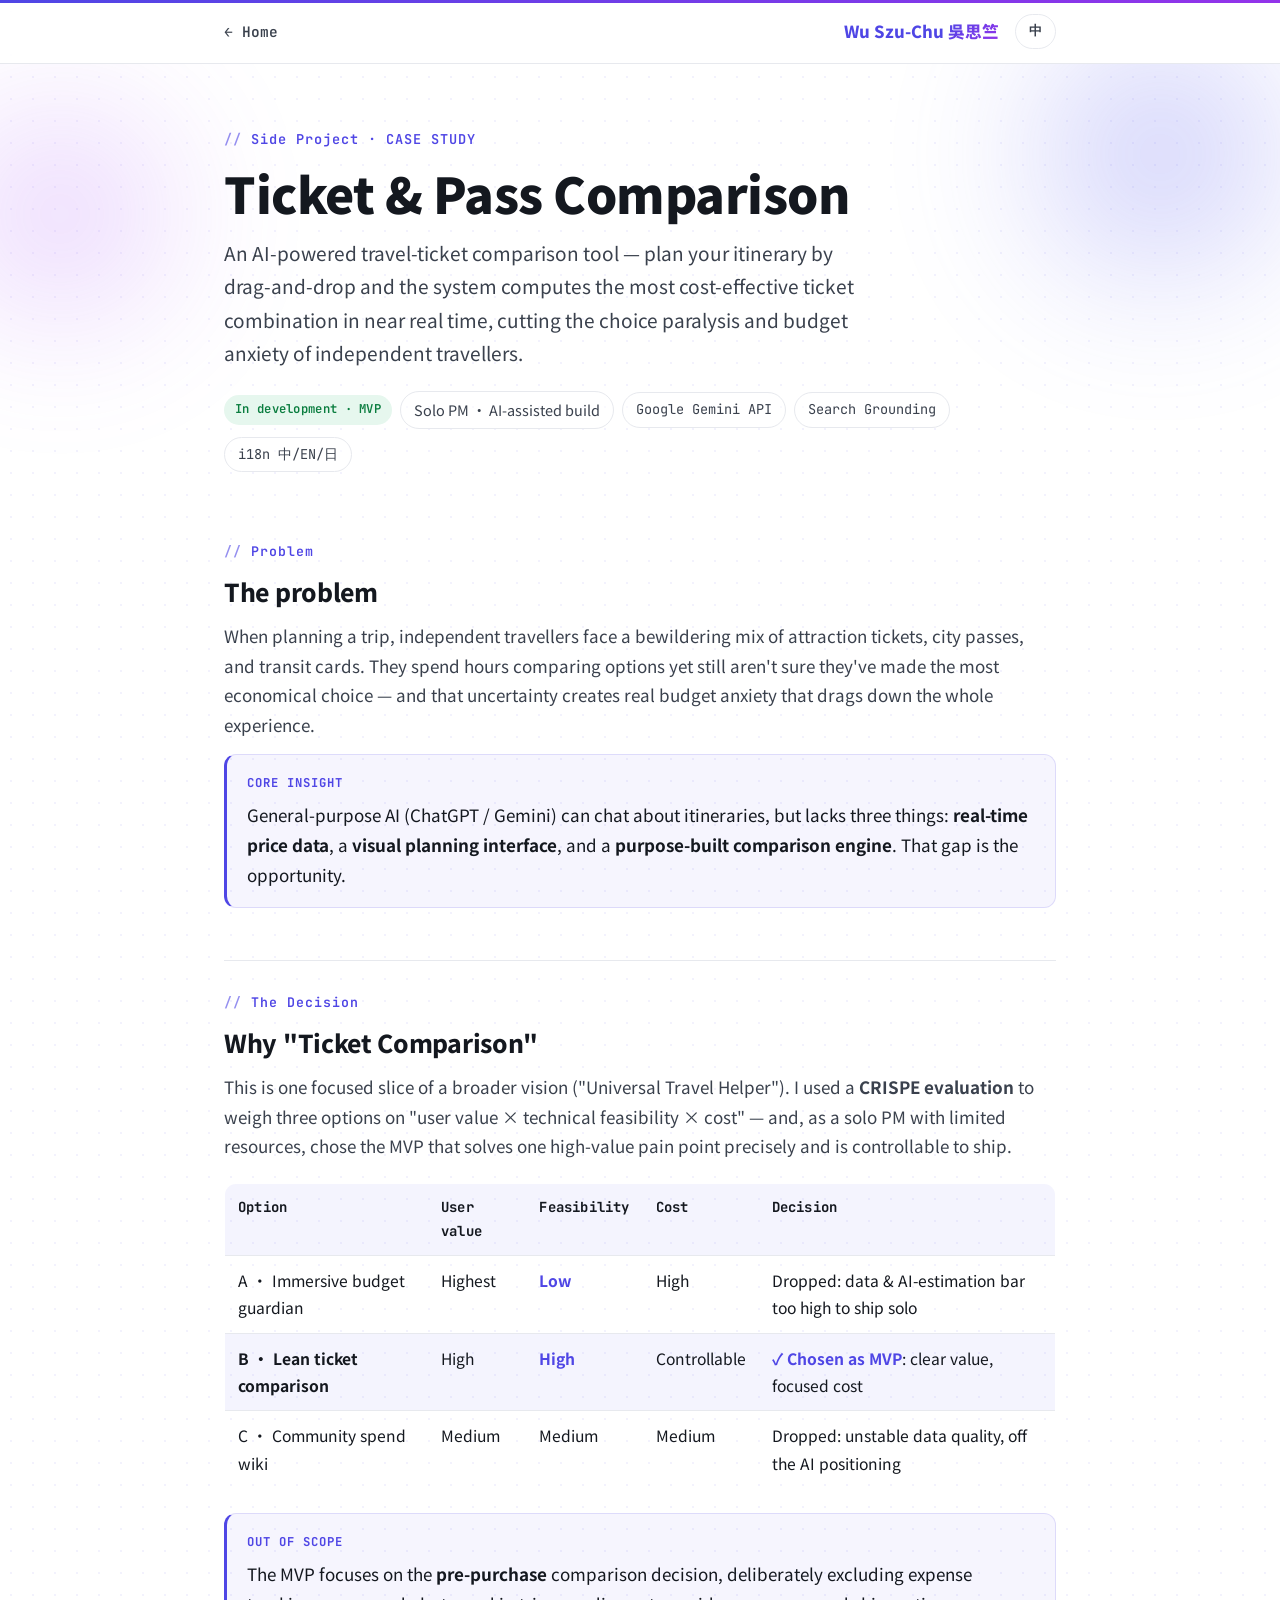
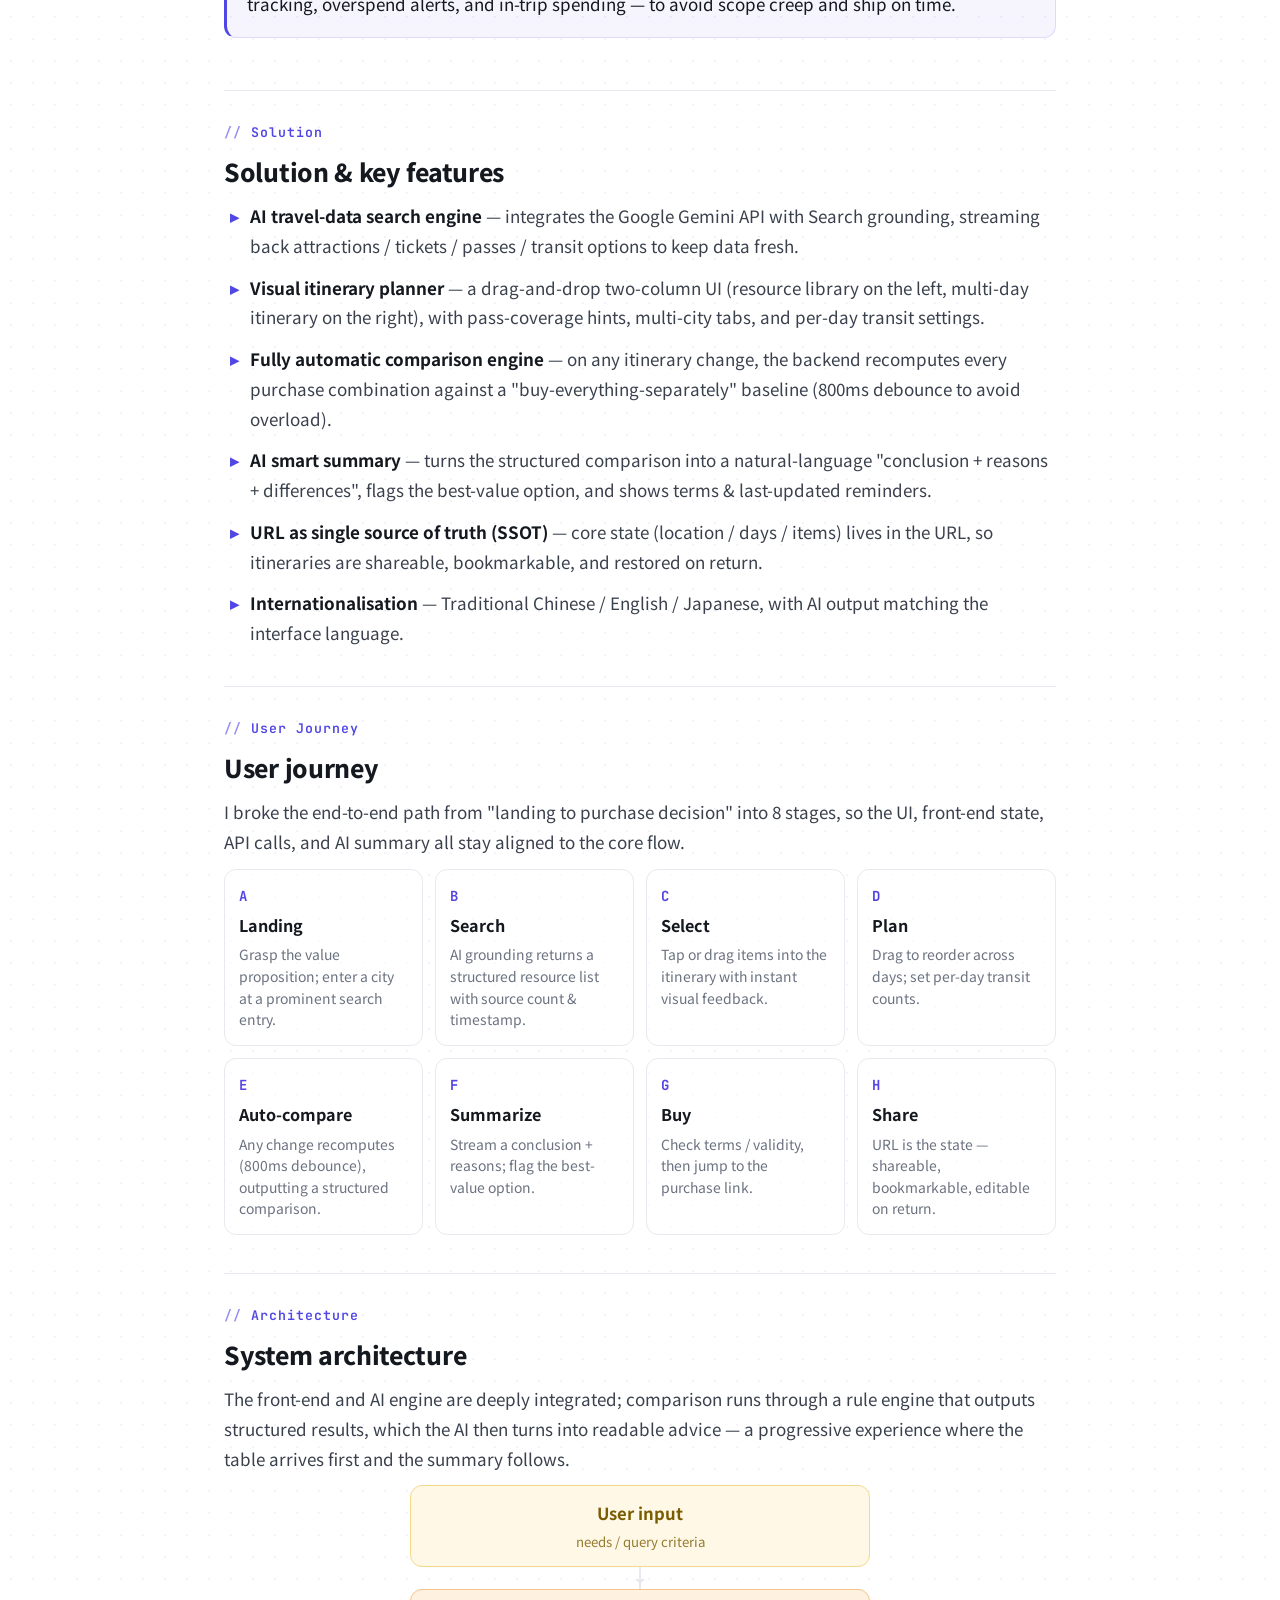
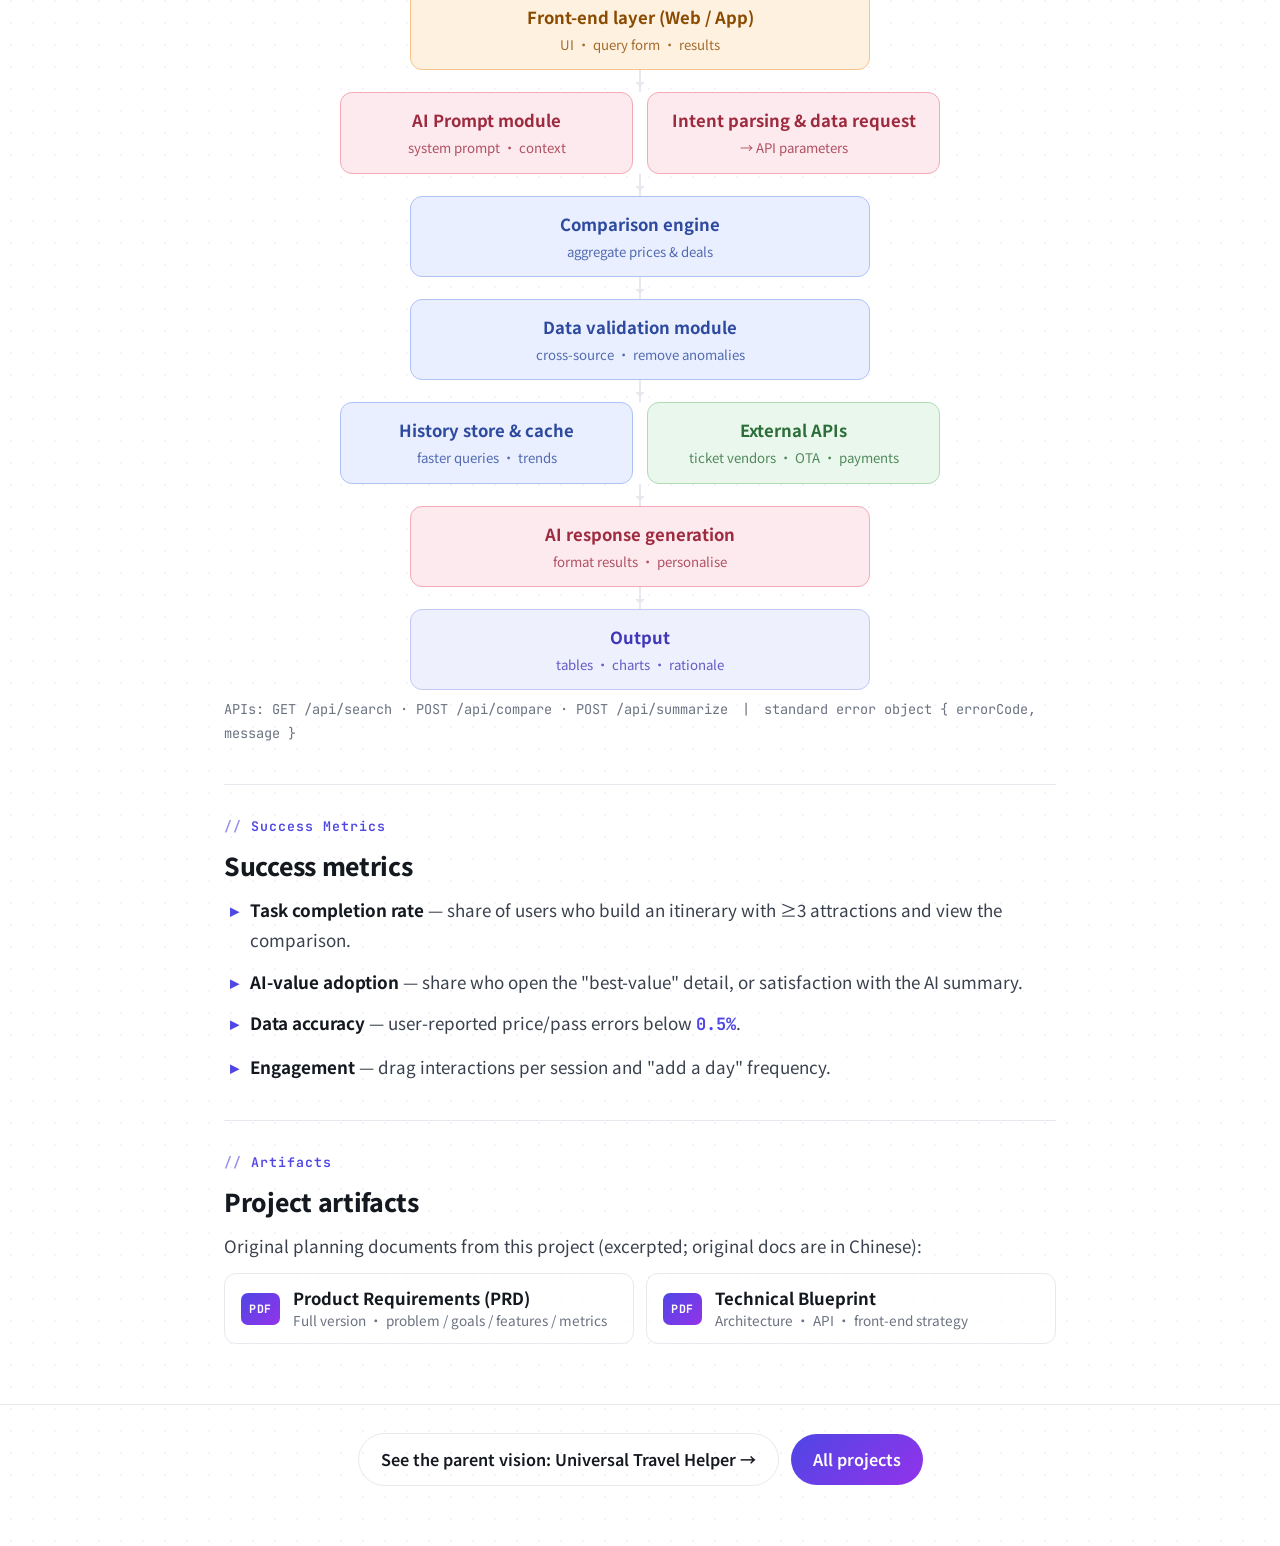
<file: projects/ticket-compare-en.html>
<!DOCTYPE html>
<html lang="en">
<head>
<meta charset="UTF-8">
<meta name="viewport" content="width=device-width, initial-scale=1.0">
<title>Ticket &amp; Pass Comparison — Case Study · Wu Szu-Chu</title>
<meta name="description" content="Ticket & Pass Comparison: an AI-powered travel-ticket comparison tool. A case study from strategy decision to product specs to a self-built MVP.">
<link rel="preconnect" href="https://fonts.googleapis.com">
<link rel="preconnect" href="https://fonts.gstatic.com" crossorigin>
<link href="https://fonts.googleapis.com/css2?family=Inter:wght@400;500;600;700;800&family=JetBrains+Mono:wght@400;500;600;700&family=Noto+Sans+TC:wght@400;500;700;900&display=swap" rel="stylesheet">
<link rel="stylesheet" href="../css/case.css">
</head>
<body>
  <nav class="topnav">
    <div class="topnav-inner">
      <a href="../index.html#projects" class="back">← Home</a>
      <div class="right">
        <a href="../index.html" class="logo">Wu Szu-Chu <span>吳思竺</span></a>
        <a class="lang-toggle" href="ticket-compare.html" onclick="try{localStorage.setItem('lang','zh')}catch(e){}">中</a>
      </div>
    </div>
  </nav>

  <header class="case-hero">
    <div class="wrap">
      <p class="kicker">Side Project · CASE STUDY</p>
      <h1>Ticket &amp; Pass Comparison</h1>
      <p class="lede">An AI-powered travel-ticket comparison tool — plan your itinerary by drag-and-drop and the system computes the most cost-effective ticket combination in near real time, cutting the choice paralysis and budget anxiety of independent travellers.</p>
      <div class="meta-row">
        <span class="badge b-live">In development · MVP</span>
        <span class="chip">Solo PM · AI-assisted build</span>
        <span class="chip mono">Google Gemini API</span>
        <span class="chip mono">Search Grounding</span>
        <span class="chip mono">i18n 中/EN/日</span>
      </div>
    </div>
  </header>

  <main class="wrap">
    <section class="block">
      <h2 class="sec"><span class="en">Problem</span>The problem</h2>
      <p class="body">When planning a trip, independent travellers face a bewildering mix of attraction tickets, city passes, and transit cards. They spend hours comparing options yet still aren't sure they've made the most economical choice — and that uncertainty creates real budget anxiety that drags down the whole experience.</p>
      <div class="callout">
        <div class="lab">Core insight</div>
        General-purpose AI (ChatGPT / Gemini) can chat about itineraries, but lacks three things: <b>real-time price data</b>, a <b>visual planning interface</b>, and a <b>purpose-built comparison engine</b>. That gap is the opportunity.
      </div>
    </section>

    <section class="block">
      <h2 class="sec"><span class="en">The Decision</span>Why "Ticket Comparison"</h2>
      <p class="body">This is one focused slice of a broader vision ("Universal Travel Helper"). I used a <b>CRISPE evaluation</b> to weigh three options on "user value × technical feasibility × cost" — and, as a solo PM with limited resources, chose the MVP that solves one high-value pain point precisely and is controllable to ship.</p>
      <div class="tbl-scroll">
      <table class="tbl">
        <thead><tr><th>Option</th><th>User value</th><th>Feasibility</th><th>Cost</th><th>Decision</th></tr></thead>
        <tbody>
          <tr><td>A · Immersive budget guardian</td><td>Highest</td><td class="hi">Low</td><td>High</td><td>Dropped: data & AI-estimation bar too high to ship solo</td></tr>
          <tr class="pick"><td><b>B · Lean ticket comparison</b></td><td>High</td><td class="hi">High</td><td>Controllable</td><td><b class="hi">✓ Chosen as MVP</b>: clear value, focused cost</td></tr>
          <tr><td>C · Community spend wiki</td><td>Medium</td><td>Medium</td><td>Medium</td><td>Dropped: unstable data quality, off the AI positioning</td></tr>
        </tbody>
      </table>
      </div>
      <div class="callout">
        <div class="lab">Out of scope</div>
        The MVP focuses on the <b>pre-purchase</b> comparison decision, deliberately excluding expense tracking, overspend alerts, and in-trip spending — to avoid scope creep and ship on time.
      </div>
    </section>

    <section class="block">
      <h2 class="sec"><span class="en">Solution</span>Solution &amp; key features</h2>
      <ul class="feat">
        <li><b>AI travel-data search engine</b> — integrates the Google Gemini API with Search grounding, streaming back attractions / tickets / passes / transit options to keep data fresh.</li>
        <li><b>Visual itinerary planner</b> — a drag-and-drop two-column UI (resource library on the left, multi-day itinerary on the right), with pass-coverage hints, multi-city tabs, and per-day transit settings.</li>
        <li><b>Fully automatic comparison engine</b> — on any itinerary change, the backend recomputes every purchase combination against a "buy-everything-separately" baseline (800ms debounce to avoid overload).</li>
        <li><b>AI smart summary</b> — turns the structured comparison into a natural-language "conclusion + reasons + differences", flags the best-value option, and shows terms & last-updated reminders.</li>
        <li><b>URL as single source of truth (SSOT)</b> — core state (location / days / items) lives in the URL, so itineraries are shareable, bookmarkable, and restored on return.</li>
        <li><b>Internationalisation</b> — Traditional Chinese / English / Japanese, with AI output matching the interface language.</li>
      </ul>
    </section>

    <section class="block">
      <h2 class="sec"><span class="en">User Journey</span>User journey</h2>
      <p class="body">I broke the end-to-end path from "landing to purchase decision" into 8 stages, so the UI, front-end state, API calls, and AI summary all stay aligned to the core flow.</p>
      <div class="steps">
        <div class="step"><div class="n">A</div><h4>Landing</h4><p>Grasp the value proposition; enter a city at a prominent search entry.</p></div>
        <div class="step"><div class="n">B</div><h4>Search</h4><p>AI grounding returns a structured resource list with source count & timestamp.</p></div>
        <div class="step"><div class="n">C</div><h4>Select</h4><p>Tap or drag items into the itinerary with instant visual feedback.</p></div>
        <div class="step"><div class="n">D</div><h4>Plan</h4><p>Drag to reorder across days; set per-day transit counts.</p></div>
        <div class="step"><div class="n">E</div><h4>Auto-compare</h4><p>Any change recomputes (800ms debounce), outputting a structured comparison.</p></div>
        <div class="step"><div class="n">F</div><h4>Summarize</h4><p>Stream a conclusion + reasons; flag the best-value option.</p></div>
        <div class="step"><div class="n">G</div><h4>Buy</h4><p>Check terms / validity, then jump to the purchase link.</p></div>
        <div class="step"><div class="n">H</div><h4>Share</h4><p>URL is the state — shareable, bookmarkable, editable on return.</p></div>
      </div>
    </section>

    <section class="block">
      <h2 class="sec"><span class="en">Architecture</span>System architecture</h2>
      <p class="body">The front-end and AI engine are deeply integrated; comparison runs through a rule engine that outputs structured results, which the AI then turns into readable advice — a progressive experience where the table arrives first and the summary follows.</p>
      <div class="flow">
        <div class="fbox l-in"><div class="t">User input</div><div class="s">needs / query criteria</div></div>
        <div class="farrow"></div>
        <div class="fbox l-fe"><div class="t">Front-end layer (Web / App)</div><div class="s">UI · query form · results</div></div>
        <div class="farrow"></div>
        <div class="frow">
          <div class="fbox l-ai"><div class="t">AI Prompt module</div><div class="s">system prompt · context</div></div>
          <div class="fbox l-ai"><div class="t">Intent parsing & data request</div><div class="s">→ API parameters</div></div>
        </div>
        <div class="farrow"></div>
        <div class="fbox l-eng"><div class="t">Comparison engine</div><div class="s">aggregate prices & deals</div></div>
        <div class="farrow"></div>
        <div class="fbox l-eng"><div class="t">Data validation module</div><div class="s">cross-source · remove anomalies</div></div>
        <div class="farrow"></div>
        <div class="frow">
          <div class="fbox l-eng"><div class="t">History store & cache</div><div class="s">faster queries · trends</div></div>
          <div class="fbox l-ext"><div class="t">External APIs</div><div class="s">ticket vendors · OTA · payments</div></div>
        </div>
        <div class="farrow"></div>
        <div class="fbox l-ai"><div class="t">AI response generation</div><div class="s">format results · personalise</div></div>
        <div class="farrow"></div>
        <div class="fbox l-out"><div class="t">Output</div><div class="s">tables · charts · rationale</div></div>
      </div>
      <p class="note">APIs: GET /api/search · POST /api/compare · POST /api/summarize　|　standard error object { errorCode, message }</p>
    </section>

    <section class="block">
      <h2 class="sec"><span class="en">Success Metrics</span>Success metrics</h2>
      <ul class="feat">
        <li><b>Task completion rate</b> — share of users who build an itinerary with ≥3 attractions and view the comparison.</li>
        <li><b>AI-value adoption</b> — share who open the "best-value" detail, or satisfaction with the AI summary.</li>
        <li><b>Data accuracy</b> — user-reported price/pass errors below <span class="lead-num">0.5%</span>.</li>
        <li><b>Engagement</b> — drag interactions per session and "add a day" frequency.</li>
      </ul>
    </section>
    <section class="block">
      <h2 class="sec"><span class="en">Artifacts</span>Project artifacts</h2>
      <p class="body">Original planning documents from this project (excerpted; original docs are in Chinese):</p>
      <div class="artifacts">
        <a class="artifact" href="../assets/ticket-compare-PRD.pdf" target="_blank" rel="noopener">
          <span class="ico">PDF</span>
          <span class="atext"><b>Product Requirements (PRD)</b><small>Full version · problem / goals / features / metrics</small></span>
        </a>
        <a class="artifact" href="../assets/ticket-compare-tech-blueprint.pdf" target="_blank" rel="noopener">
          <span class="ico">PDF</span>
          <span class="atext"><b>Technical Blueprint</b><small>Architecture · API · front-end strategy</small></span>
        </a>
      </div>
    </section>
  </main>

  <footer class="case">
    <div class="wrap">
      <a href="travel-helper-en.html" class="btn btn-ghost">See the parent vision: Universal Travel Helper →</a>
      <a href="../index.html#projects" class="btn btn-primary" style="margin-left:8px;">All projects</a>
    </div>
  </footer>
</body>
</html>
</file>
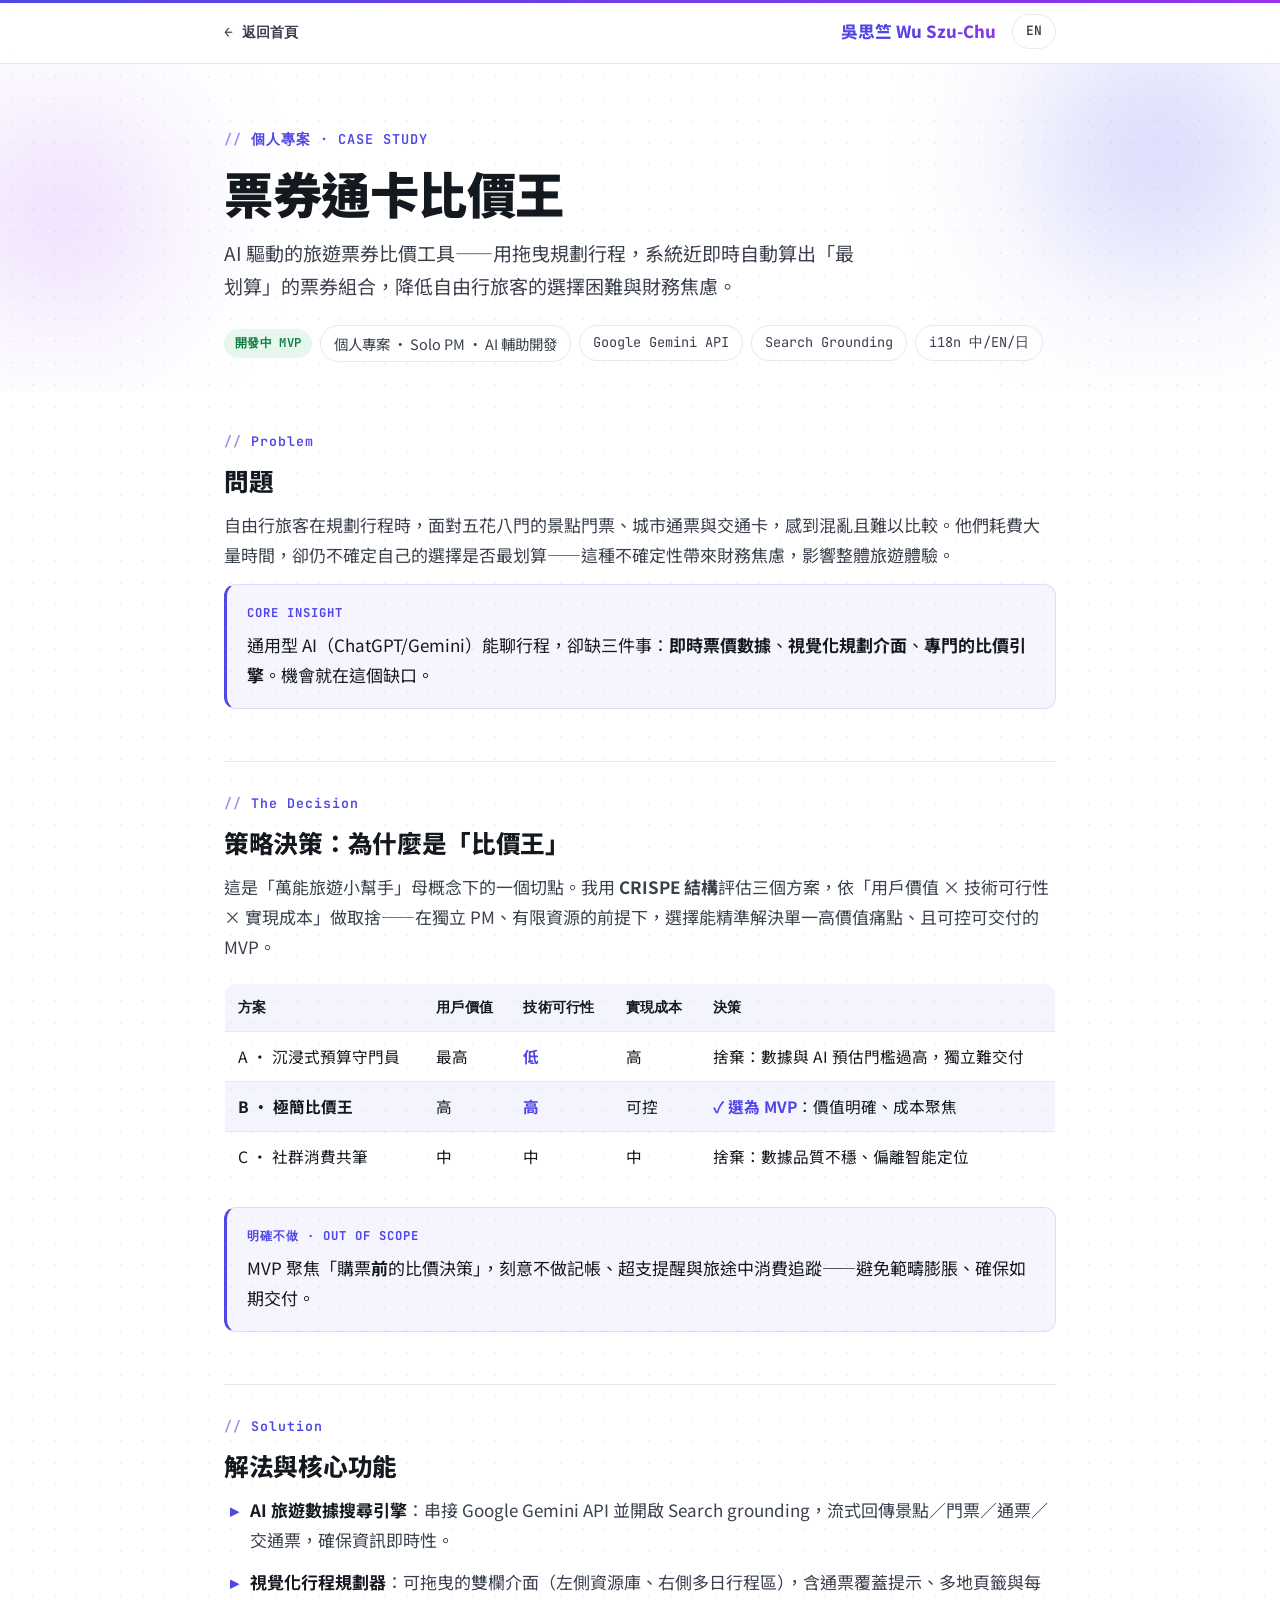
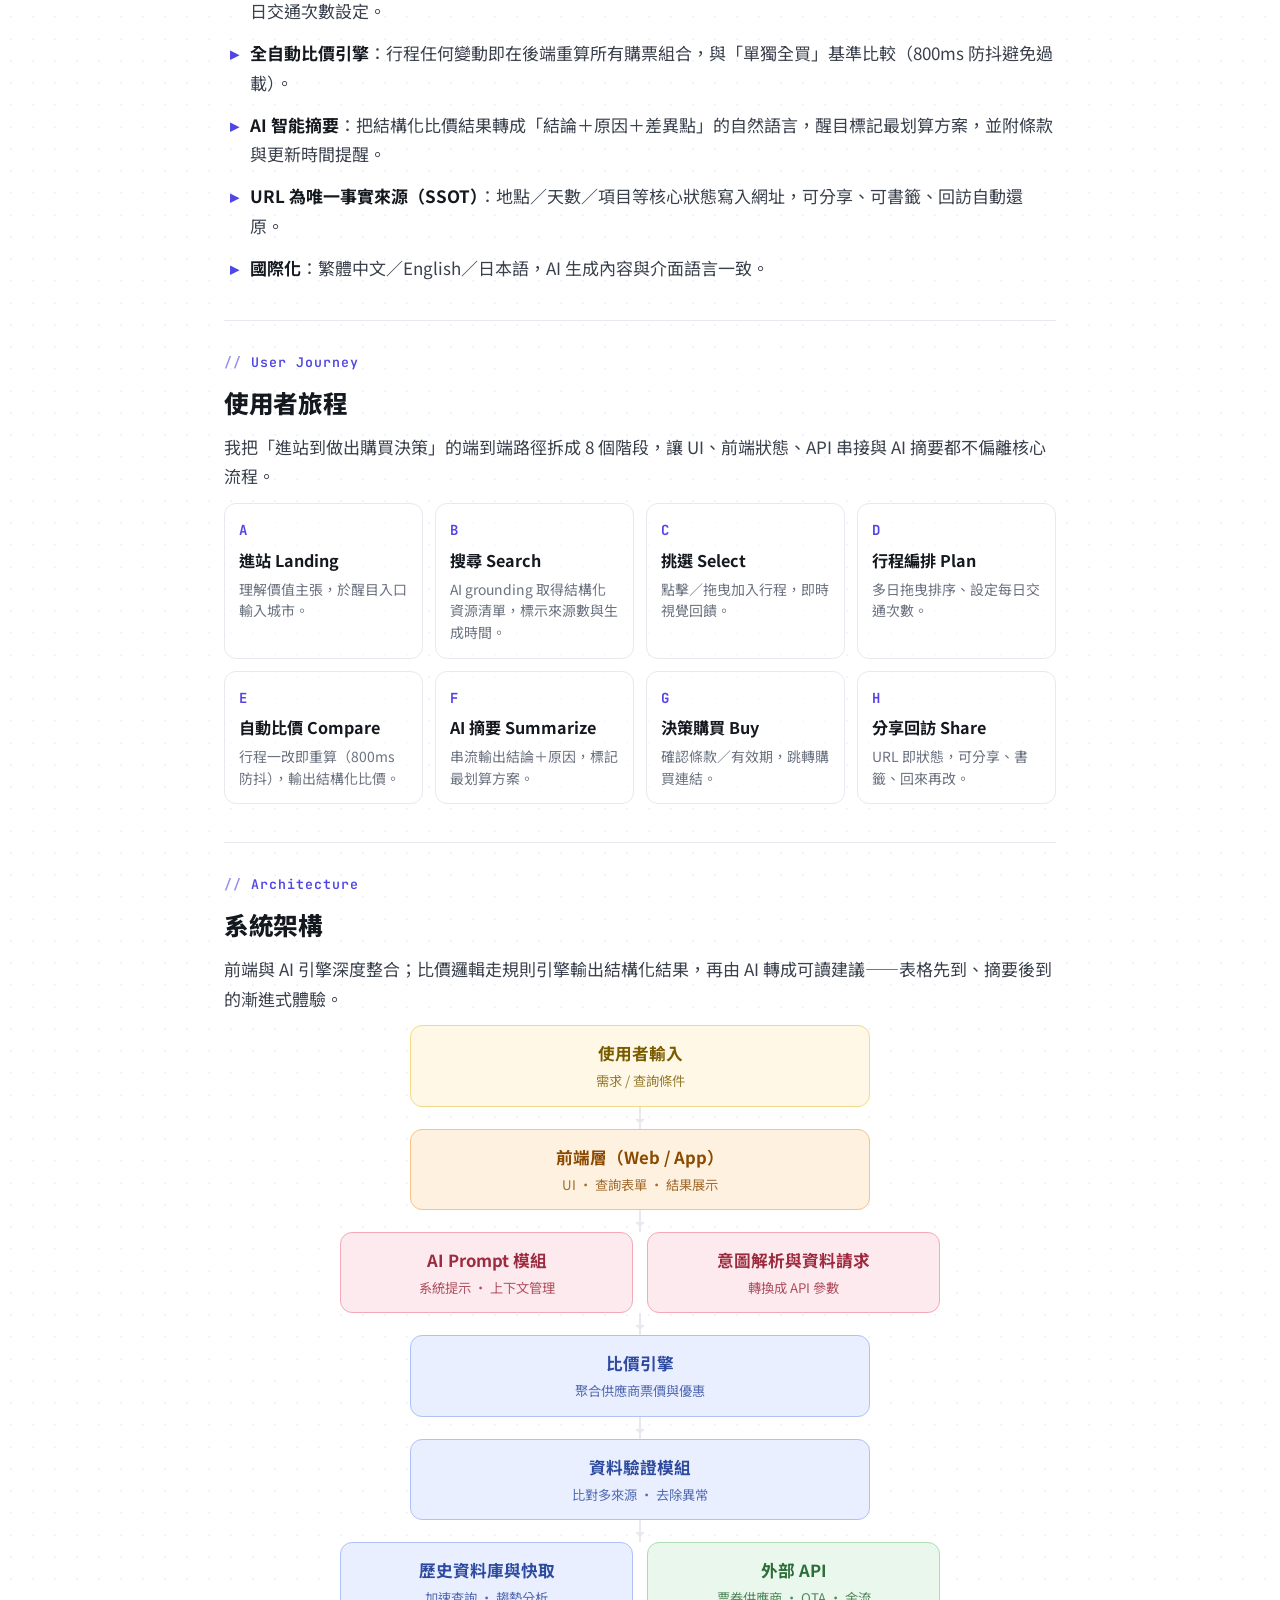
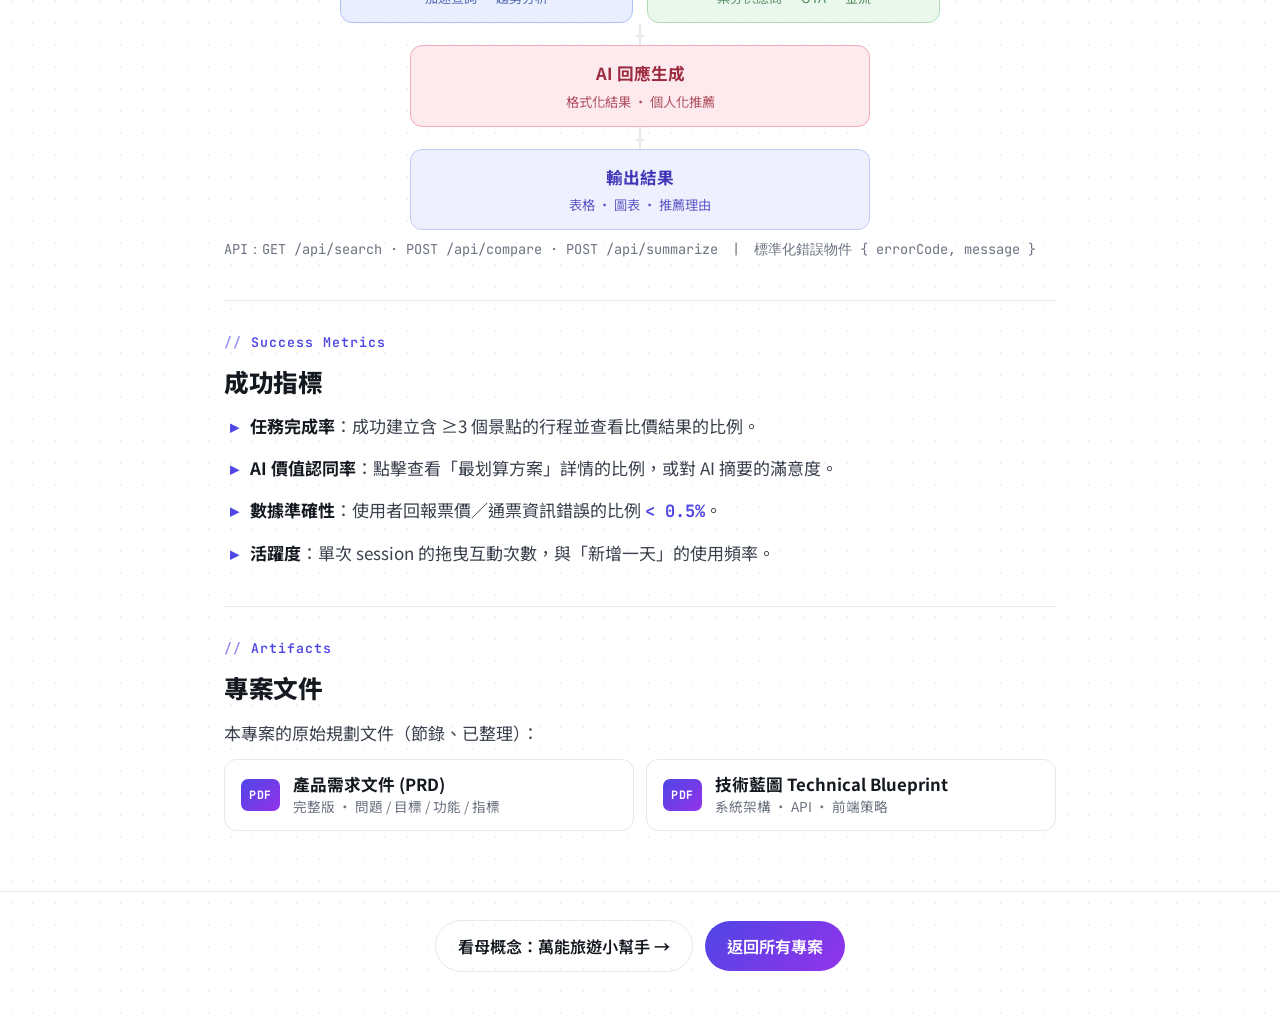
<file: projects/ticket-compare.html>
<!DOCTYPE html>
<html lang="zh-Hant">
<head>
<meta charset="UTF-8">
<meta name="viewport" content="width=device-width, initial-scale=1.0">
<title>票券通卡比價王 — Case Study · 吳思竺 Wu Szu-Chu</title>
<meta name="description" content="票券通卡比價王：AI 驅動的旅遊票券比價工具。從策略決策、產品規格到自建 MVP 的完整案例。">
<link rel="preconnect" href="https://fonts.googleapis.com">
<link rel="preconnect" href="https://fonts.gstatic.com" crossorigin>
<link href="https://fonts.googleapis.com/css2?family=Inter:wght@400;500;600;700;800&family=JetBrains+Mono:wght@400;500;600;700&family=Noto+Sans+TC:wght@400;500;700;900&display=swap" rel="stylesheet">
<link rel="stylesheet" href="../css/case.css">
</head>
<body>
  <nav class="topnav">
    <div class="topnav-inner">
      <a href="../index.html#projects" class="back">← 返回首頁</a>
      <div class="right">
        <a href="../index.html" class="logo">吳思竺 <span>Wu Szu-Chu</span></a>
        <a class="lang-toggle" href="ticket-compare-en.html" onclick="try{localStorage.setItem('lang','en')}catch(e){}">EN</a>
      </div>
    </div>
  </nav>

  <header class="case-hero">
    <div class="wrap">
      <p class="kicker">個人專案 · CASE STUDY</p>
      <h1>票券通卡比價王</h1>
      <p class="lede">AI 驅動的旅遊票券比價工具——用拖曳規劃行程，系統近即時自動算出「最划算」的票券組合，降低自由行旅客的選擇困難與財務焦慮。</p>
      <div class="meta-row">
        <span class="badge b-live">開發中 MVP</span>
        <span class="chip">個人專案 · Solo PM · AI 輔助開發</span>
        <span class="chip mono">Google Gemini API</span>
        <span class="chip mono">Search Grounding</span>
        <span class="chip mono">i18n 中/EN/日</span>
      </div>
    </div>
  </header>

  <main class="wrap">
    <section class="block">
      <h2 class="sec"><span class="en">Problem</span>問題</h2>
      <p class="body">自由行旅客在規劃行程時，面對五花八門的景點門票、城市通票與交通卡，感到混亂且難以比較。他們耗費大量時間，卻仍不確定自己的選擇是否最划算——這種不確定性帶來財務焦慮，影響整體旅遊體驗。</p>
      <div class="callout">
        <div class="lab">Core insight</div>
        通用型 AI（ChatGPT/Gemini）能聊行程，卻缺三件事：<b>即時票價數據</b>、<b>視覺化規劃介面</b>、<b>專門的比價引擎</b>。機會就在這個缺口。
      </div>
    </section>

    <section class="block">
      <h2 class="sec"><span class="en">The Decision</span>策略決策：為什麼是「比價王」</h2>
      <p class="body">這是「萬能旅遊小幫手」母概念下的一個切點。我用 <b>CRISPE 結構</b>評估三個方案，依「用戶價值 × 技術可行性 × 實現成本」做取捨——在獨立 PM、有限資源的前提下，選擇能精準解決單一高價值痛點、且可控可交付的 MVP。</p>
      <div class="tbl-scroll">
      <table class="tbl">
        <thead><tr><th>方案</th><th>用戶價值</th><th>技術可行性</th><th>實現成本</th><th>決策</th></tr></thead>
        <tbody>
          <tr><td>A · 沉浸式預算守門員</td><td>最高</td><td class="hi">低</td><td>高</td><td>捨棄：數據與 AI 預估門檻過高，獨立難交付</td></tr>
          <tr class="pick"><td><b>B · 極簡比價王</b></td><td>高</td><td class="hi">高</td><td>可控</td><td><b class="hi">✓ 選為 MVP</b>：價值明確、成本聚焦</td></tr>
          <tr><td>C · 社群消費共筆</td><td>中</td><td>中</td><td>中</td><td>捨棄：數據品質不穩、偏離智能定位</td></tr>
        </tbody>
      </table>
      </div>
      <div class="callout">
        <div class="lab">明確不做 · Out of scope</div>
        MVP 聚焦「購票<b>前</b>的比價決策」，刻意不做記帳、超支提醒與旅途中消費追蹤——避免範疇膨脹、確保如期交付。
      </div>
    </section>

    <section class="block">
      <h2 class="sec"><span class="en">Solution</span>解法與核心功能</h2>
      <ul class="feat">
        <li><b>AI 旅遊數據搜尋引擎</b>：串接 Google Gemini API 並開啟 Search grounding，流式回傳景點／門票／通票／交通票，確保資訊即時性。</li>
        <li><b>視覺化行程規劃器</b>：可拖曳的雙欄介面（左側資源庫、右側多日行程區），含通票覆蓋提示、多地頁籤與每日交通次數設定。</li>
        <li><b>全自動比價引擎</b>：行程任何變動即在後端重算所有購票組合，與「單獨全買」基準比較（800ms 防抖避免過載）。</li>
        <li><b>AI 智能摘要</b>：把結構化比價結果轉成「結論＋原因＋差異點」的自然語言，醒目標記最划算方案，並附條款與更新時間提醒。</li>
        <li><b>URL 為唯一事實來源（SSOT）</b>：地點／天數／項目等核心狀態寫入網址，可分享、可書籤、回訪自動還原。</li>
        <li><b>國際化</b>：繁體中文／English／日本語，AI 生成內容與介面語言一致。</li>
      </ul>
    </section>

    <section class="block">
      <h2 class="sec"><span class="en">User Journey</span>使用者旅程</h2>
      <p class="body">我把「進站到做出購買決策」的端到端路徑拆成 8 個階段，讓 UI、前端狀態、API 串接與 AI 摘要都不偏離核心流程。</p>
      <div class="steps">
        <div class="step"><div class="n">A</div><h4>進站 Landing</h4><p>理解價值主張，於醒目入口輸入城市。</p></div>
        <div class="step"><div class="n">B</div><h4>搜尋 Search</h4><p>AI grounding 取得結構化資源清單，標示來源數與生成時間。</p></div>
        <div class="step"><div class="n">C</div><h4>挑選 Select</h4><p>點擊／拖曳加入行程，即時視覺回饋。</p></div>
        <div class="step"><div class="n">D</div><h4>行程編排 Plan</h4><p>多日拖曳排序、設定每日交通次數。</p></div>
        <div class="step"><div class="n">E</div><h4>自動比價 Compare</h4><p>行程一改即重算（800ms 防抖），輸出結構化比價。</p></div>
        <div class="step"><div class="n">F</div><h4>AI 摘要 Summarize</h4><p>串流輸出結論＋原因，標記最划算方案。</p></div>
        <div class="step"><div class="n">G</div><h4>決策購買 Buy</h4><p>確認條款／有效期，跳轉購買連結。</p></div>
        <div class="step"><div class="n">H</div><h4>分享回訪 Share</h4><p>URL 即狀態，可分享、書籤、回來再改。</p></div>
      </div>
    </section>

    <section class="block">
      <h2 class="sec"><span class="en">Architecture</span>系統架構</h2>
      <p class="body">前端與 AI 引擎深度整合；比價邏輯走規則引擎輸出結構化結果，再由 AI 轉成可讀建議——表格先到、摘要後到的漸進式體驗。</p>
      <div class="flow">
        <div class="fbox l-in"><div class="t">使用者輸入</div><div class="s">需求 / 查詢條件</div></div>
        <div class="farrow"></div>
        <div class="fbox l-fe"><div class="t">前端層（Web / App）</div><div class="s">UI · 查詢表單 · 結果展示</div></div>
        <div class="farrow"></div>
        <div class="frow">
          <div class="fbox l-ai"><div class="t">AI Prompt 模組</div><div class="s">系統提示 · 上下文管理</div></div>
          <div class="fbox l-ai"><div class="t">意圖解析與資料請求</div><div class="s">轉換成 API 參數</div></div>
        </div>
        <div class="farrow"></div>
        <div class="fbox l-eng"><div class="t">比價引擎</div><div class="s">聚合供應商票價與優惠</div></div>
        <div class="farrow"></div>
        <div class="fbox l-eng"><div class="t">資料驗證模組</div><div class="s">比對多來源 · 去除異常</div></div>
        <div class="farrow"></div>
        <div class="frow">
          <div class="fbox l-eng"><div class="t">歷史資料庫與快取</div><div class="s">加速查詢 · 趨勢分析</div></div>
          <div class="fbox l-ext"><div class="t">外部 API</div><div class="s">票券供應商 · OTA · 金流</div></div>
        </div>
        <div class="farrow"></div>
        <div class="fbox l-ai"><div class="t">AI 回應生成</div><div class="s">格式化結果 · 個人化推薦</div></div>
        <div class="farrow"></div>
        <div class="fbox l-out"><div class="t">輸出結果</div><div class="s">表格 · 圖表 · 推薦理由</div></div>
      </div>
      <p class="note">API：GET /api/search · POST /api/compare · POST /api/summarize　|　標準化錯誤物件 { errorCode, message }</p>
    </section>

    <section class="block">
      <h2 class="sec"><span class="en">Success Metrics</span>成功指標</h2>
      <ul class="feat">
        <li><b>任務完成率</b>：成功建立含 ≥3 個景點的行程並查看比價結果的比例。</li>
        <li><b>AI 價值認同率</b>：點擊查看「最划算方案」詳情的比例，或對 AI 摘要的滿意度。</li>
        <li><b>數據準確性</b>：使用者回報票價／通票資訊錯誤的比例 <span class="lead-num">&lt; 0.5%</span>。</li>
        <li><b>活躍度</b>：單次 session 的拖曳互動次數，與「新增一天」的使用頻率。</li>
      </ul>
    </section>
    <section class="block">
      <h2 class="sec"><span class="en">Artifacts</span>專案文件</h2>
      <p class="body">本專案的原始規劃文件（節錄、已整理）：</p>
      <div class="artifacts">
        <a class="artifact" href="../assets/ticket-compare-PRD.pdf" target="_blank" rel="noopener">
          <span class="ico">PDF</span>
          <span class="atext"><b>產品需求文件 (PRD)</b><small>完整版 · 問題 / 目標 / 功能 / 指標</small></span>
        </a>
        <a class="artifact" href="../assets/ticket-compare-tech-blueprint.pdf" target="_blank" rel="noopener">
          <span class="ico">PDF</span>
          <span class="atext"><b>技術藍圖 Technical Blueprint</b><small>系統架構 · API · 前端策略</small></span>
        </a>
      </div>
    </section>
  </main>

  <footer class="case">
    <div class="wrap">
      <a href="travel-helper.html" class="btn btn-ghost">看母概念：萬能旅遊小幫手 →</a>
      <a href="../index.html#projects" class="btn btn-primary" style="margin-left:8px;">返回所有專案</a>
    </div>
  </footer>
</body>
</html>
</file>
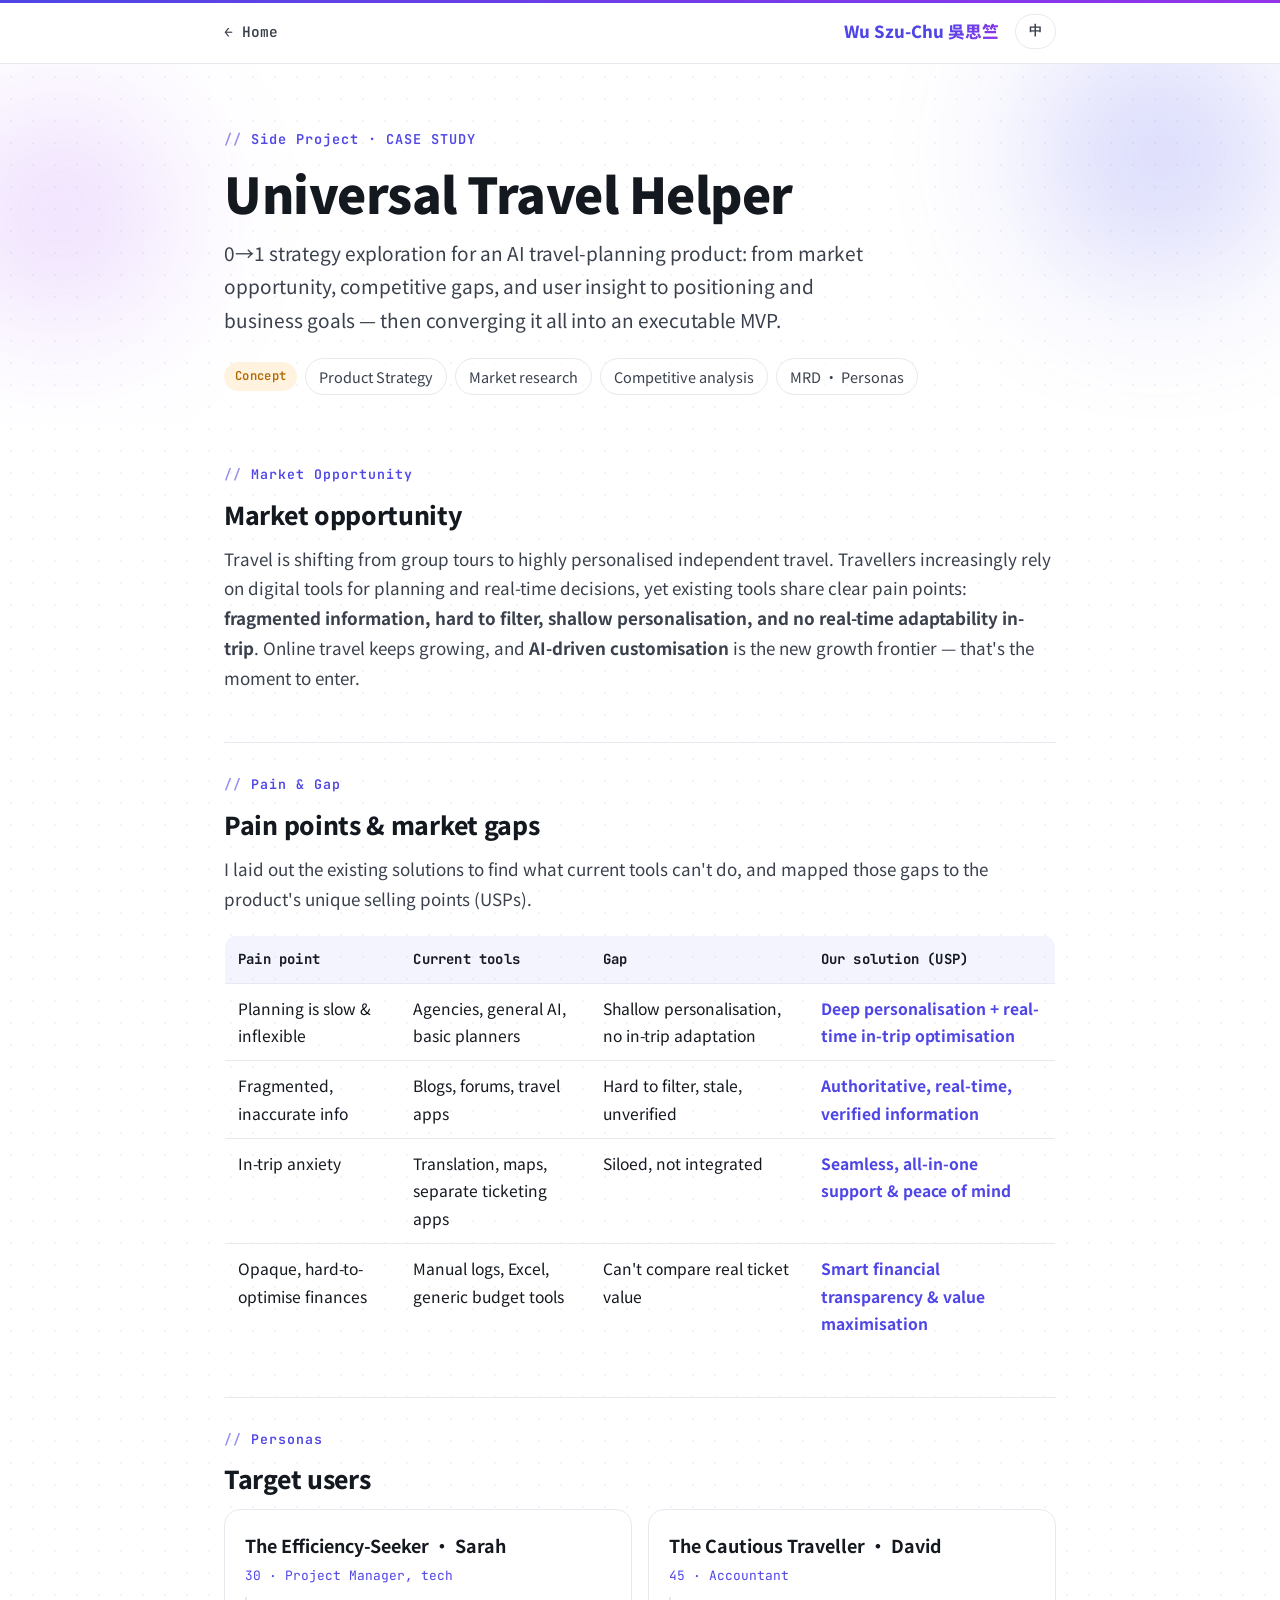
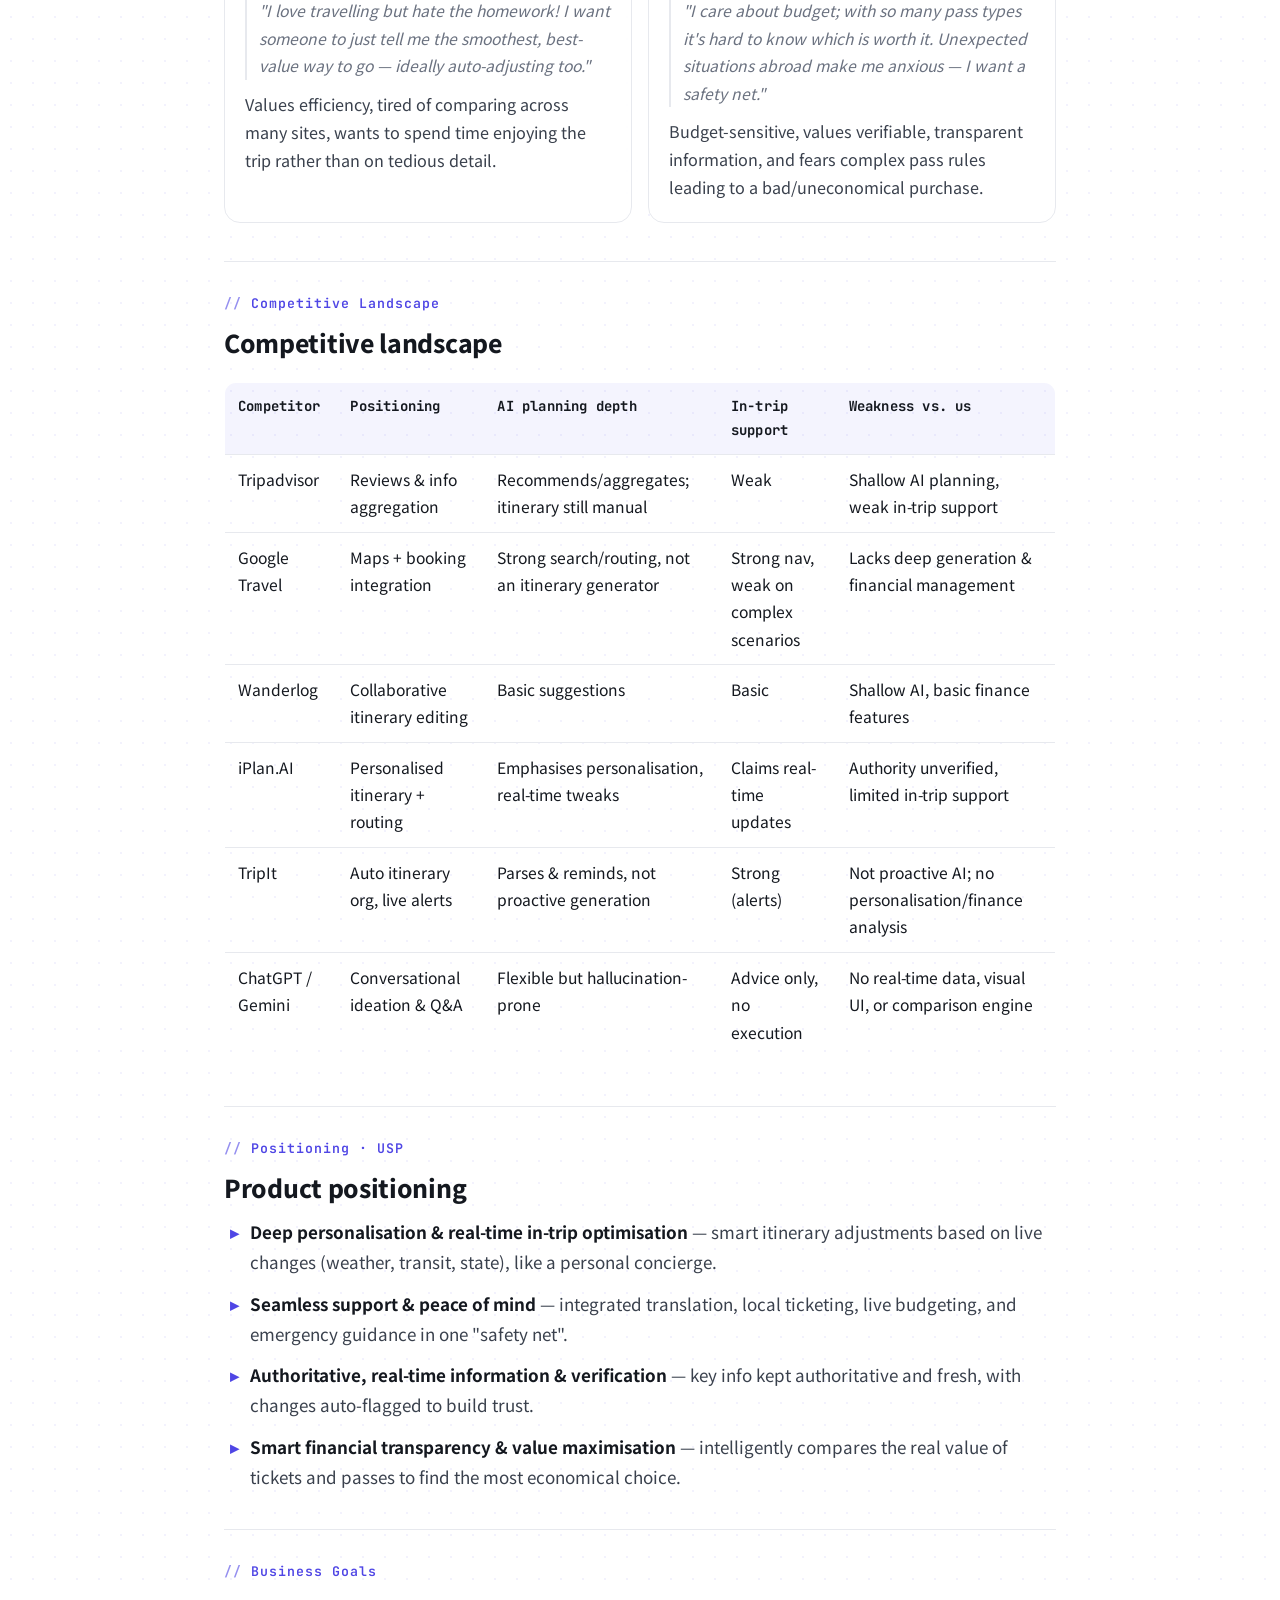
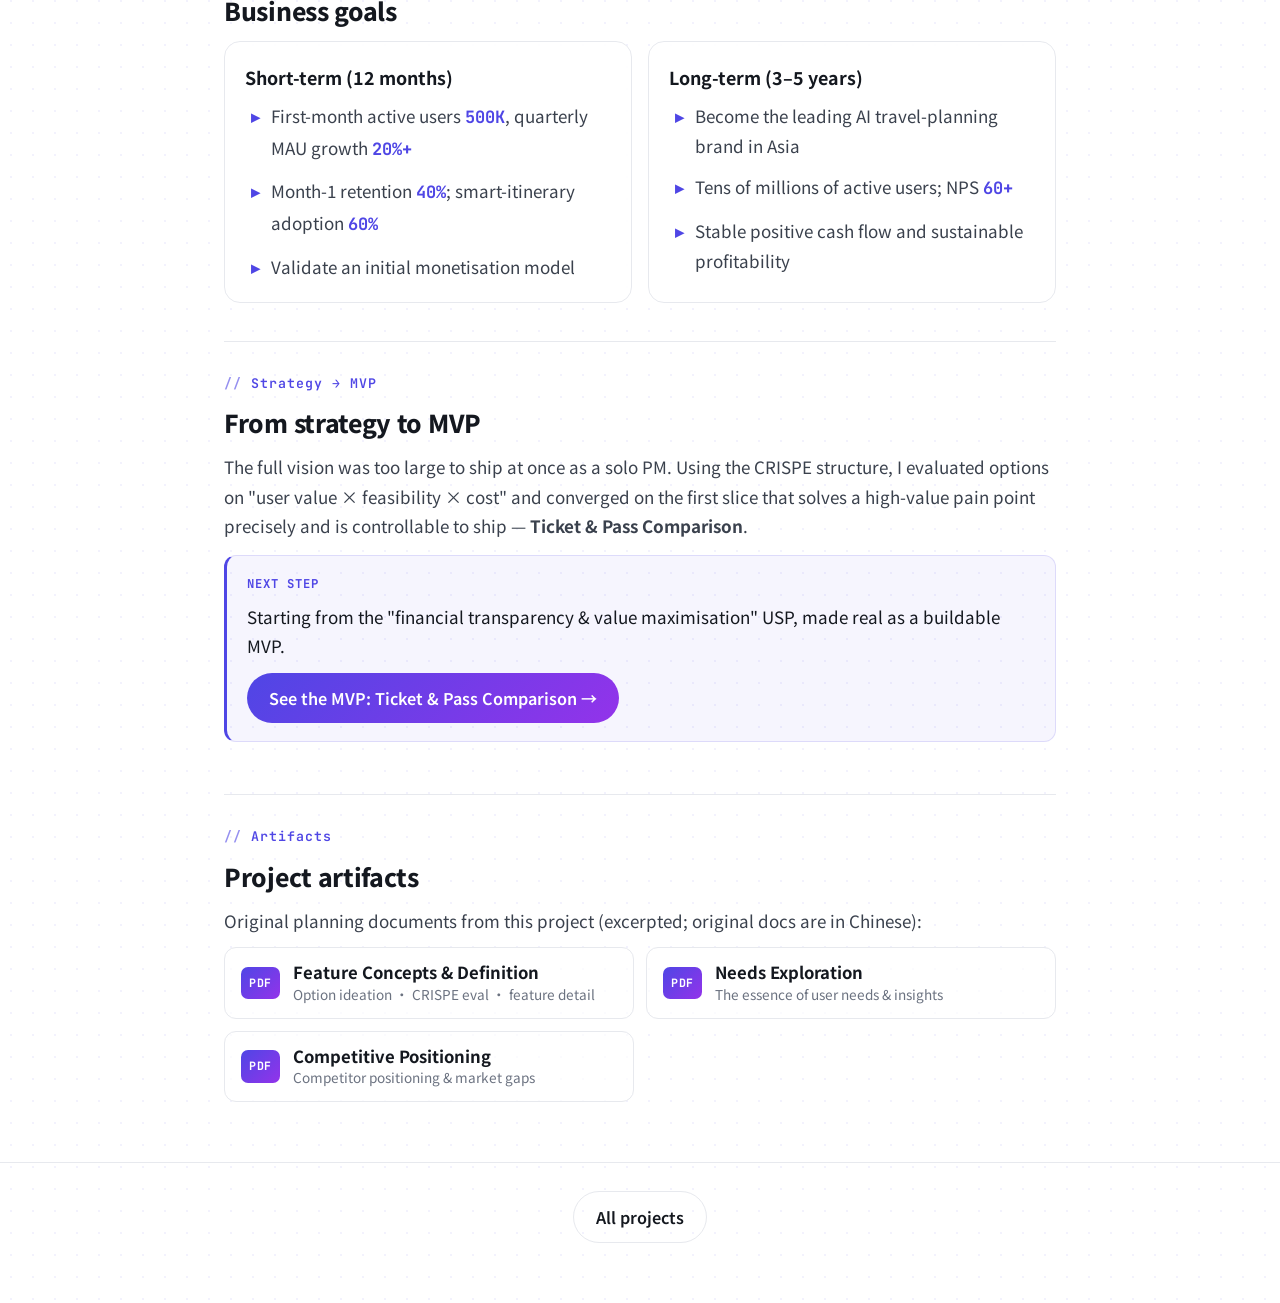
<file: projects/travel-helper-en.html>
<!DOCTYPE html>
<html lang="en">
<head>
<meta charset="UTF-8">
<meta name="viewport" content="width=device-width, initial-scale=1.0">
<title>Universal Travel Helper — Case Study · Wu Szu-Chu</title>
<meta name="description" content="Universal Travel Helper: 0→1 market research and strategy for an AI travel-planning product — opportunity, competitive analysis, personas, positioning, and goals.">
<link rel="preconnect" href="https://fonts.googleapis.com">
<link rel="preconnect" href="https://fonts.gstatic.com" crossorigin>
<link href="https://fonts.googleapis.com/css2?family=Inter:wght@400;500;600;700;800&family=JetBrains+Mono:wght@400;500;600;700&family=Noto+Sans+TC:wght@400;500;700;900&display=swap" rel="stylesheet">
<link rel="stylesheet" href="../css/case.css">
</head>
<body>
  <nav class="topnav">
    <div class="topnav-inner">
      <a href="../index.html#projects" class="back">← Home</a>
      <div class="right">
        <a href="../index.html" class="logo">Wu Szu-Chu <span>吳思竺</span></a>
        <a class="lang-toggle" href="travel-helper.html" onclick="try{localStorage.setItem('lang','zh')}catch(e){}">中</a>
      </div>
    </div>
  </nav>

  <header class="case-hero">
    <div class="wrap">
      <p class="kicker">Side Project · CASE STUDY</p>
      <h1>Universal Travel Helper</h1>
      <p class="lede">0→1 strategy exploration for an AI travel-planning product: from market opportunity, competitive gaps, and user insight to positioning and business goals — then converging it all into an executable MVP.</p>
      <div class="meta-row">
        <span class="badge b-concept">Concept</span>
        <span class="chip">Product Strategy</span>
        <span class="chip">Market research</span>
        <span class="chip">Competitive analysis</span>
        <span class="chip">MRD · Personas</span>
      </div>
    </div>
  </header>

  <main class="wrap">
    <section class="block">
      <h2 class="sec"><span class="en">Market Opportunity</span>Market opportunity</h2>
      <p class="body">Travel is shifting from group tours to highly personalised independent travel. Travellers increasingly rely on digital tools for planning and real-time decisions, yet existing tools share clear pain points: <b>fragmented information, hard to filter, shallow personalisation, and no real-time adaptability in-trip</b>. Online travel keeps growing, and <b>AI-driven customisation</b> is the new growth frontier — that's the moment to enter.</p>
    </section>

    <section class="block">
      <h2 class="sec"><span class="en">Pain &amp; Gap</span>Pain points &amp; market gaps</h2>
      <p class="body">I laid out the existing solutions to find what current tools can't do, and mapped those gaps to the product's unique selling points (USPs).</p>
      <div class="tbl-scroll">
      <table class="tbl">
        <thead><tr><th>Pain point</th><th>Current tools</th><th>Gap</th><th>Our solution (USP)</th></tr></thead>
        <tbody>
          <tr><td>Planning is slow & inflexible</td><td>Agencies, general AI, basic planners</td><td>Shallow personalisation, no in-trip adaptation</td><td class="hi">Deep personalisation + real-time in-trip optimisation</td></tr>
          <tr><td>Fragmented, inaccurate info</td><td>Blogs, forums, travel apps</td><td>Hard to filter, stale, unverified</td><td class="hi">Authoritative, real-time, verified information</td></tr>
          <tr><td>In-trip anxiety</td><td>Translation, maps, separate ticketing apps</td><td>Siloed, not integrated</td><td class="hi">Seamless, all-in-one support & peace of mind</td></tr>
          <tr><td>Opaque, hard-to-optimise finances</td><td>Manual logs, Excel, generic budget tools</td><td>Can't compare real ticket value</td><td class="hi">Smart financial transparency & value maximisation</td></tr>
        </tbody>
      </table>
      </div>
    </section>

    <section class="block">
      <h2 class="sec"><span class="en">Personas</span>Target users</h2>
      <div class="grid2">
        <div class="pcard">
          <h3>The Efficiency-Seeker · Sarah</h3>
          <div class="tagline">30 · Project Manager, tech</div>
          <p class="quote">"I love travelling but hate the homework! I want someone to just tell me the smoothest, best-value way to go — ideally auto-adjusting too."</p>
          <p>Values efficiency, tired of comparing across many sites, wants to spend time enjoying the trip rather than on tedious detail.</p>
        </div>
        <div class="pcard">
          <h3>The Cautious Traveller · David</h3>
          <div class="tagline">45 · Accountant</div>
          <p class="quote">"I care about budget; with so many pass types it's hard to know which is worth it. Unexpected situations abroad make me anxious — I want a safety net."</p>
          <p>Budget-sensitive, values verifiable, transparent information, and fears complex pass rules leading to a bad/uneconomical purchase.</p>
        </div>
      </div>
    </section>

    <section class="block">
      <h2 class="sec"><span class="en">Competitive Landscape</span>Competitive landscape</h2>
      <div class="tbl-scroll">
      <table class="tbl">
        <thead><tr><th>Competitor</th><th>Positioning</th><th>AI planning depth</th><th>In-trip support</th><th>Weakness vs. us</th></tr></thead>
        <tbody>
          <tr><td>Tripadvisor</td><td>Reviews & info aggregation</td><td>Recommends/aggregates; itinerary still manual</td><td>Weak</td><td>Shallow AI planning, weak in-trip support</td></tr>
          <tr><td>Google Travel</td><td>Maps + booking integration</td><td>Strong search/routing, not an itinerary generator</td><td>Strong nav, weak on complex scenarios</td><td>Lacks deep generation & financial management</td></tr>
          <tr><td>Wanderlog</td><td>Collaborative itinerary editing</td><td>Basic suggestions</td><td>Basic</td><td>Shallow AI, basic finance features</td></tr>
          <tr><td>iPlan.AI</td><td>Personalised itinerary + routing</td><td>Emphasises personalisation, real-time tweaks</td><td>Claims real-time updates</td><td>Authority unverified, limited in-trip support</td></tr>
          <tr><td>TripIt</td><td>Auto itinerary org, live alerts</td><td>Parses & reminds, not proactive generation</td><td>Strong (alerts)</td><td>Not proactive AI; no personalisation/finance analysis</td></tr>
          <tr><td>ChatGPT / Gemini</td><td>Conversational ideation & Q&A</td><td>Flexible but hallucination-prone</td><td>Advice only, no execution</td><td>No real-time data, visual UI, or comparison engine</td></tr>
        </tbody>
      </table>
      </div>
    </section>

    <section class="block">
      <h2 class="sec"><span class="en">Positioning · USP</span>Product positioning</h2>
      <ul class="feat">
        <li><b>Deep personalisation & real-time in-trip optimisation</b> — smart itinerary adjustments based on live changes (weather, transit, state), like a personal concierge.</li>
        <li><b>Seamless support & peace of mind</b> — integrated translation, local ticketing, live budgeting, and emergency guidance in one "safety net".</li>
        <li><b>Authoritative, real-time information & verification</b> — key info kept authoritative and fresh, with changes auto-flagged to build trust.</li>
        <li><b>Smart financial transparency & value maximisation</b> — intelligently compares the real value of tickets and passes to find the most economical choice.</li>
      </ul>
    </section>

    <section class="block">
      <h2 class="sec"><span class="en">Business Goals</span>Business goals</h2>
      <div class="grid2">
        <div class="pcard">
          <h3>Short-term (12 months)</h3>
          <ul class="feat" style="margin-top:8px;">
            <li>First-month active users <span class="lead-num">500K</span>, quarterly MAU growth <span class="lead-num">20%+</span></li>
            <li>Month-1 retention <span class="lead-num">40%</span>; smart-itinerary adoption <span class="lead-num">60%</span></li>
            <li>Validate an initial monetisation model</li>
          </ul>
        </div>
        <div class="pcard">
          <h3>Long-term (3–5 years)</h3>
          <ul class="feat" style="margin-top:8px;">
            <li>Become the leading AI travel-planning brand in Asia</li>
            <li>Tens of millions of active users; NPS <span class="lead-num">60+</span></li>
            <li>Stable positive cash flow and sustainable profitability</li>
          </ul>
        </div>
      </div>
    </section>

    <section class="block">
      <h2 class="sec"><span class="en">Strategy → MVP</span>From strategy to MVP</h2>
      <p class="body">The full vision was too large to ship at once as a solo PM. Using the CRISPE structure, I evaluated options on "user value × feasibility × cost" and converged on the first slice that solves a high-value pain point precisely and is controllable to ship — <b>Ticket &amp; Pass Comparison</b>.</p>
      <div class="callout">
        <div class="lab">Next step</div>
        Starting from the "financial transparency & value maximisation" USP, made real as a buildable MVP.
        <div style="margin-top:12px;"><a href="ticket-compare-en.html" class="btn btn-primary">See the MVP: Ticket &amp; Pass Comparison →</a></div>
      </div>
    </section>
    <section class="block">
      <h2 class="sec"><span class="en">Artifacts</span>Project artifacts</h2>
      <p class="body">Original planning documents from this project (excerpted; original docs are in Chinese):</p>
      <div class="artifacts">
        <a class="artifact" href="../assets/travel-helper-feature-concept.pdf" target="_blank" rel="noopener">
          <span class="ico">PDF</span>
          <span class="atext"><b>Feature Concepts &amp; Definition</b><small>Option ideation · CRISPE eval · feature detail</small></span>
        </a>
        <a class="artifact" href="../assets/travel-helper-needs-exploration.pdf" target="_blank" rel="noopener">
          <span class="ico">PDF</span>
          <span class="atext"><b>Needs Exploration</b><small>The essence of user needs &amp; insights</small></span>
        </a>
        <a class="artifact" href="../assets/travel-helper-competitor-analysis.pdf" target="_blank" rel="noopener">
          <span class="ico">PDF</span>
          <span class="atext"><b>Competitive Positioning</b><small>Competitor positioning &amp; market gaps</small></span>
        </a>
      </div>
    </section>
  </main>

  <footer class="case">
    <div class="wrap">
      <a href="../index.html#projects" class="btn btn-ghost">All projects</a>
    </div>
  </footer>
</body>
</html>
</file>
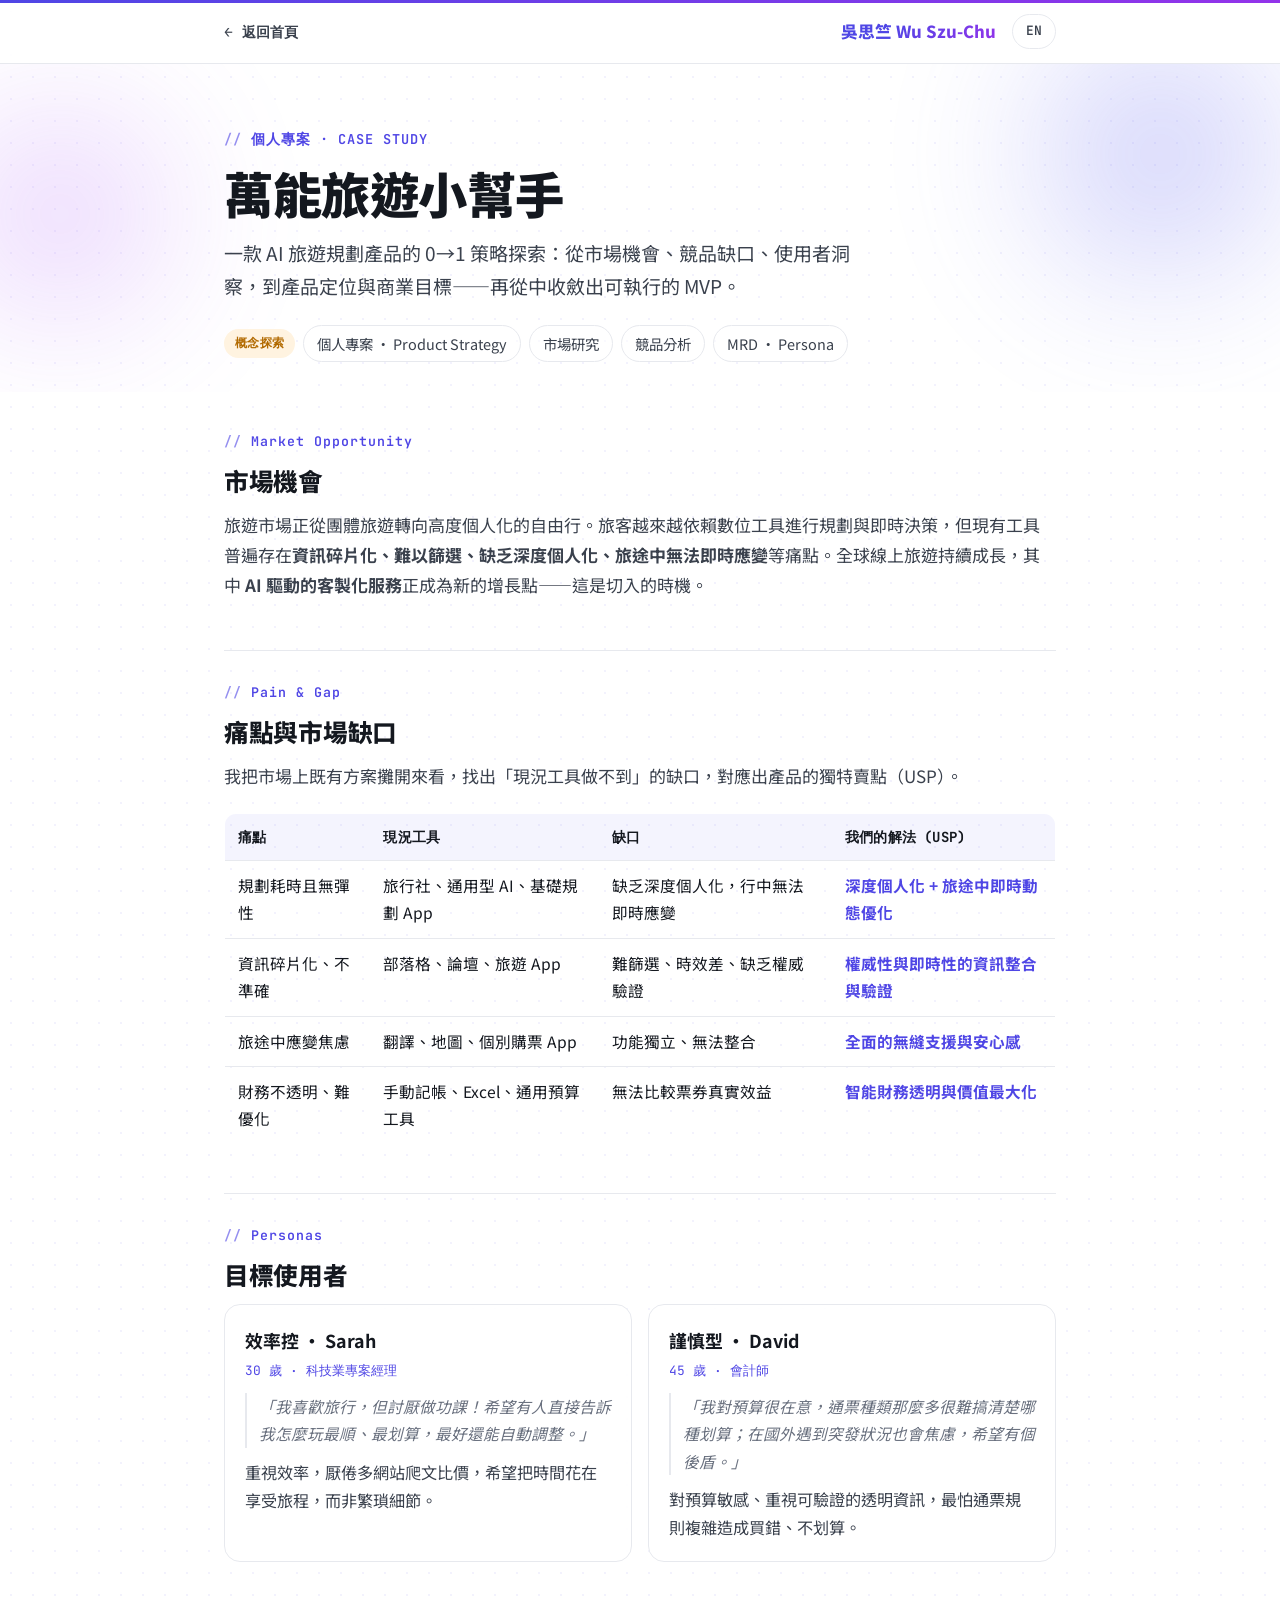
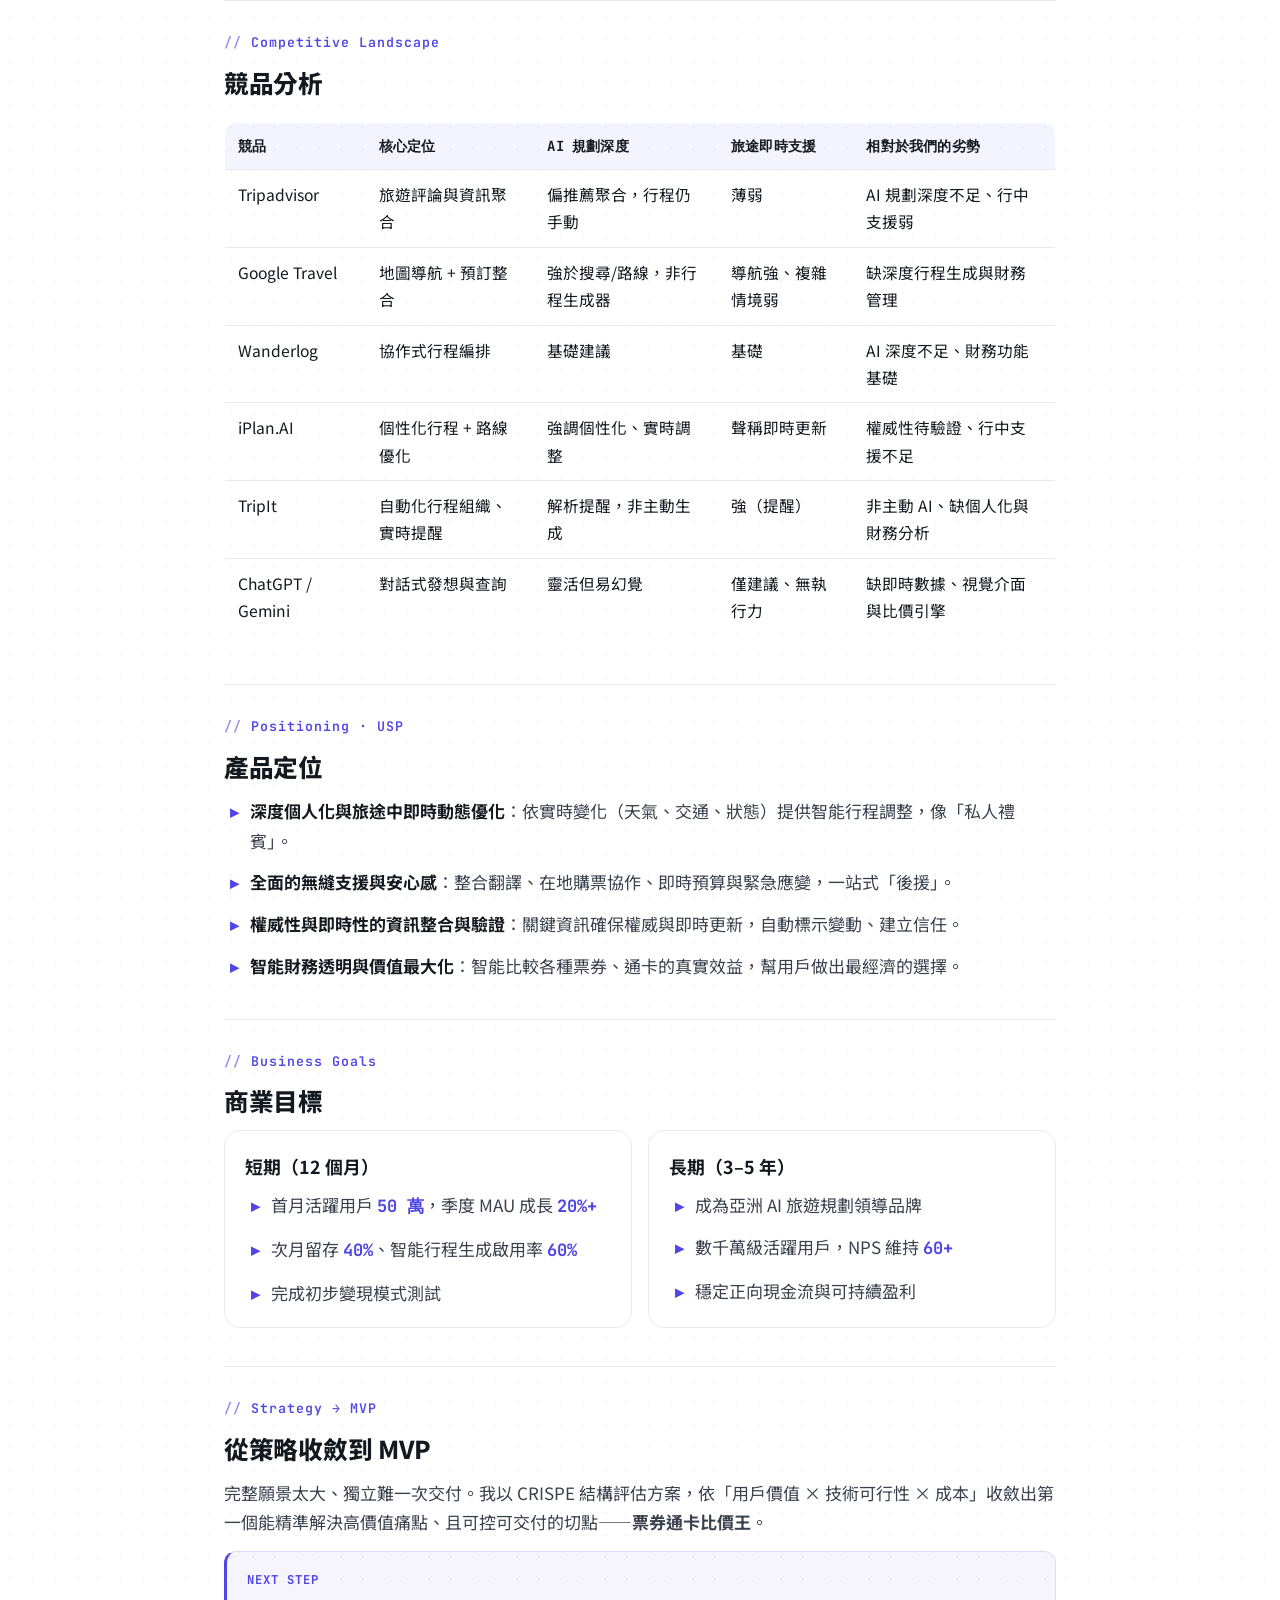
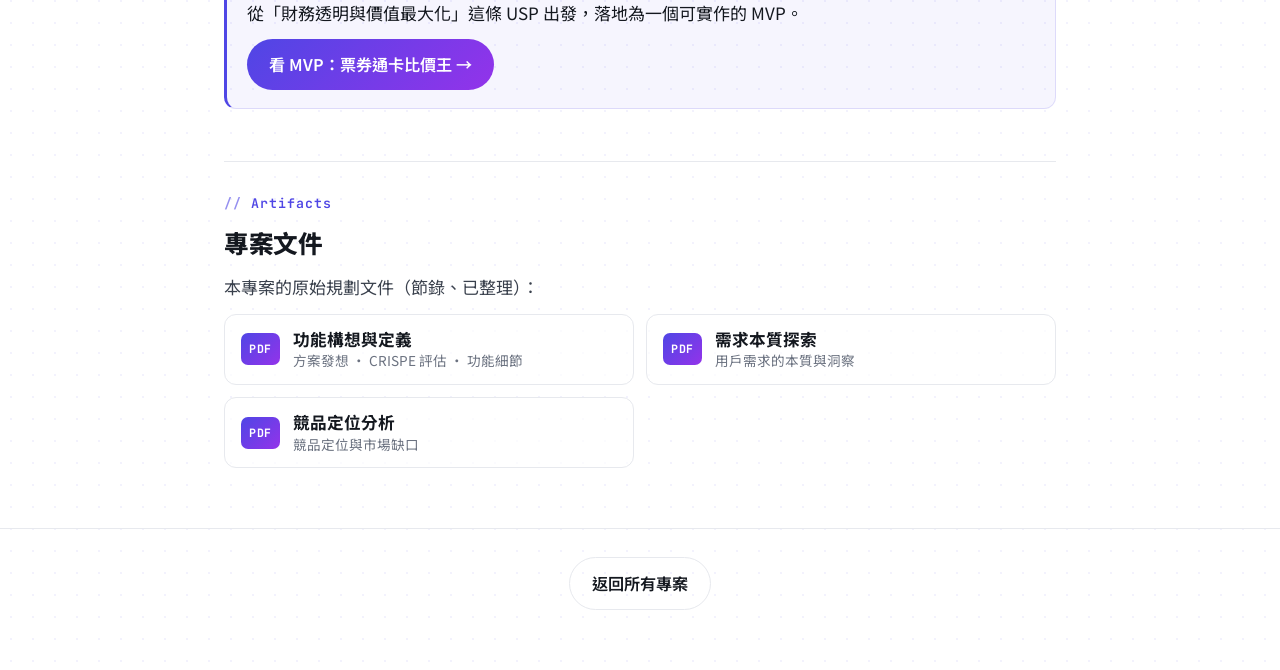
<file: projects/travel-helper.html>
<!DOCTYPE html>
<html lang="zh-Hant">
<head>
<meta charset="UTF-8">
<meta name="viewport" content="width=device-width, initial-scale=1.0">
<title>萬能旅遊小幫手 — Case Study · 吳思竺 Wu Szu-Chu</title>
<meta name="description" content="萬能旅遊小幫手：AI 旅遊規劃產品的 0→1 市場研究與策略——市場機會、競品分析、Persona、產品定位與商業目標。">
<link rel="preconnect" href="https://fonts.googleapis.com">
<link rel="preconnect" href="https://fonts.gstatic.com" crossorigin>
<link href="https://fonts.googleapis.com/css2?family=Inter:wght@400;500;600;700;800&family=JetBrains+Mono:wght@400;500;600;700&family=Noto+Sans+TC:wght@400;500;700;900&display=swap" rel="stylesheet">
<link rel="stylesheet" href="../css/case.css">
</head>
<body>
  <nav class="topnav">
    <div class="topnav-inner">
      <a href="../index.html#projects" class="back">← 返回首頁</a>
      <div class="right">
        <a href="../index.html" class="logo">吳思竺 <span>Wu Szu-Chu</span></a>
        <a class="lang-toggle" href="travel-helper-en.html" onclick="try{localStorage.setItem('lang','en')}catch(e){}">EN</a>
      </div>
    </div>
  </nav>

  <header class="case-hero">
    <div class="wrap">
      <p class="kicker">個人專案 · CASE STUDY</p>
      <h1>萬能旅遊小幫手</h1>
      <p class="lede">一款 AI 旅遊規劃產品的 0→1 策略探索：從市場機會、競品缺口、使用者洞察，到產品定位與商業目標——再從中收斂出可執行的 MVP。</p>
      <div class="meta-row">
        <span class="badge b-concept">概念探索</span>
        <span class="chip">個人專案 · Product Strategy</span>
        <span class="chip">市場研究</span>
        <span class="chip">競品分析</span>
        <span class="chip">MRD · Persona</span>
      </div>
    </div>
  </header>

  <main class="wrap">
    <section class="block">
      <h2 class="sec"><span class="en">Market Opportunity</span>市場機會</h2>
      <p class="body">旅遊市場正從團體旅遊轉向高度個人化的自由行。旅客越來越依賴數位工具進行規劃與即時決策，但現有工具普遍存在<b>資訊碎片化、難以篩選、缺乏深度個人化、旅途中無法即時應變</b>等痛點。全球線上旅遊持續成長，其中 <b>AI 驅動的客製化服務</b>正成為新的增長點——這是切入的時機。</p>
    </section>

    <section class="block">
      <h2 class="sec"><span class="en">Pain &amp; Gap</span>痛點與市場缺口</h2>
      <p class="body">我把市場上既有方案攤開來看，找出「現況工具做不到」的缺口，對應出產品的獨特賣點（USP）。</p>
      <div class="tbl-scroll">
      <table class="tbl">
        <thead><tr><th>痛點</th><th>現況工具</th><th>缺口</th><th>我們的解法 (USP)</th></tr></thead>
        <tbody>
          <tr><td>規劃耗時且無彈性</td><td>旅行社、通用型 AI、基礎規劃 App</td><td>缺乏深度個人化，行中無法即時應變</td><td class="hi">深度個人化 + 旅途中即時動態優化</td></tr>
          <tr><td>資訊碎片化、不準確</td><td>部落格、論壇、旅遊 App</td><td>難篩選、時效差、缺乏權威驗證</td><td class="hi">權威性與即時性的資訊整合與驗證</td></tr>
          <tr><td>旅途中應變焦慮</td><td>翻譯、地圖、個別購票 App</td><td>功能獨立、無法整合</td><td class="hi">全面的無縫支援與安心感</td></tr>
          <tr><td>財務不透明、難優化</td><td>手動記帳、Excel、通用預算工具</td><td>無法比較票券真實效益</td><td class="hi">智能財務透明與價值最大化</td></tr>
        </tbody>
      </table>
      </div>
    </section>

    <section class="block">
      <h2 class="sec"><span class="en">Personas</span>目標使用者</h2>
      <div class="grid2">
        <div class="pcard">
          <h3>效率控 · Sarah</h3>
          <div class="tagline">30 歲 · 科技業專案經理</div>
          <p class="quote">「我喜歡旅行，但討厭做功課！希望有人直接告訴我怎麼玩最順、最划算，最好還能自動調整。」</p>
          <p>重視效率，厭倦多網站爬文比價，希望把時間花在享受旅程，而非繁瑣細節。</p>
        </div>
        <div class="pcard">
          <h3>謹慎型 · David</h3>
          <div class="tagline">45 歲 · 會計師</div>
          <p class="quote">「我對預算很在意，通票種類那麼多很難搞清楚哪種划算；在國外遇到突發狀況也會焦慮，希望有個後盾。」</p>
          <p>對預算敏感、重視可驗證的透明資訊，最怕通票規則複雜造成買錯、不划算。</p>
        </div>
      </div>
    </section>

    <section class="block">
      <h2 class="sec"><span class="en">Competitive Landscape</span>競品分析</h2>
      <div class="tbl-scroll">
      <table class="tbl">
        <thead><tr><th>競品</th><th>核心定位</th><th>AI 規劃深度</th><th>旅途即時支援</th><th>相對於我們的劣勢</th></tr></thead>
        <tbody>
          <tr><td>Tripadvisor</td><td>旅遊評論與資訊聚合</td><td>偏推薦聚合，行程仍手動</td><td>薄弱</td><td>AI 規劃深度不足、行中支援弱</td></tr>
          <tr><td>Google Travel</td><td>地圖導航 + 預訂整合</td><td>強於搜尋/路線，非行程生成器</td><td>導航強、複雜情境弱</td><td>缺深度行程生成與財務管理</td></tr>
          <tr><td>Wanderlog</td><td>協作式行程編排</td><td>基礎建議</td><td>基礎</td><td>AI 深度不足、財務功能基礎</td></tr>
          <tr><td>iPlan.AI</td><td>個性化行程 + 路線優化</td><td>強調個性化、實時調整</td><td>聲稱即時更新</td><td>權威性待驗證、行中支援不足</td></tr>
          <tr><td>TripIt</td><td>自動化行程組織、實時提醒</td><td>解析提醒，非主動生成</td><td>強（提醒）</td><td>非主動 AI、缺個人化與財務分析</td></tr>
          <tr><td>ChatGPT / Gemini</td><td>對話式發想與查詢</td><td>靈活但易幻覺</td><td>僅建議、無執行力</td><td>缺即時數據、視覺介面與比價引擎</td></tr>
        </tbody>
      </table>
      </div>
    </section>

    <section class="block">
      <h2 class="sec"><span class="en">Positioning · USP</span>產品定位</h2>
      <ul class="feat">
        <li><b>深度個人化與旅途中即時動態優化</b>：依實時變化（天氣、交通、狀態）提供智能行程調整，像「私人禮賓」。</li>
        <li><b>全面的無縫支援與安心感</b>：整合翻譯、在地購票協作、即時預算與緊急應變，一站式「後援」。</li>
        <li><b>權威性與即時性的資訊整合與驗證</b>：關鍵資訊確保權威與即時更新，自動標示變動、建立信任。</li>
        <li><b>智能財務透明與價值最大化</b>：智能比較各種票券、通卡的真實效益，幫用戶做出最經濟的選擇。</li>
      </ul>
    </section>

    <section class="block">
      <h2 class="sec"><span class="en">Business Goals</span>商業目標</h2>
      <div class="grid2">
        <div class="pcard">
          <h3>短期（12 個月）</h3>
          <ul class="feat" style="margin-top:8px;">
            <li>首月活躍用戶 <span class="lead-num">50 萬</span>，季度 MAU 成長 <span class="lead-num">20%+</span></li>
            <li>次月留存 <span class="lead-num">40%</span>、智能行程生成啟用率 <span class="lead-num">60%</span></li>
            <li>完成初步變現模式測試</li>
          </ul>
        </div>
        <div class="pcard">
          <h3>長期（3–5 年）</h3>
          <ul class="feat" style="margin-top:8px;">
            <li>成為亞洲 AI 旅遊規劃領導品牌</li>
            <li>數千萬級活躍用戶，NPS 維持 <span class="lead-num">60+</span></li>
            <li>穩定正向現金流與可持續盈利</li>
          </ul>
        </div>
      </div>
    </section>

    <section class="block">
      <h2 class="sec"><span class="en">Strategy → MVP</span>從策略收斂到 MVP</h2>
      <p class="body">完整願景太大、獨立難一次交付。我以 CRISPE 結構評估方案，依「用戶價值 × 技術可行性 × 成本」收斂出第一個能精準解決高價值痛點、且可控可交付的切點——<b>票券通卡比價王</b>。</p>
      <div class="callout">
        <div class="lab">Next step</div>
        從「財務透明與價值最大化」這條 USP 出發，落地為一個可實作的 MVP。
        <div style="margin-top:12px;"><a href="ticket-compare.html" class="btn btn-primary">看 MVP：票券通卡比價王 →</a></div>
      </div>
    </section>
    <section class="block">
      <h2 class="sec"><span class="en">Artifacts</span>專案文件</h2>
      <p class="body">本專案的原始規劃文件（節錄、已整理）：</p>
      <div class="artifacts">
        <a class="artifact" href="../assets/travel-helper-feature-concept.pdf" target="_blank" rel="noopener">
          <span class="ico">PDF</span>
          <span class="atext"><b>功能構想與定義</b><small>方案發想 · CRISPE 評估 · 功能細節</small></span>
        </a>
        <a class="artifact" href="../assets/travel-helper-needs-exploration.pdf" target="_blank" rel="noopener">
          <span class="ico">PDF</span>
          <span class="atext"><b>需求本質探索</b><small>用戶需求的本質與洞察</small></span>
        </a>
        <a class="artifact" href="../assets/travel-helper-competitor-analysis.pdf" target="_blank" rel="noopener">
          <span class="ico">PDF</span>
          <span class="atext"><b>競品定位分析</b><small>競品定位與市場缺口</small></span>
        </a>
      </div>
    </section>
  </main>

  <footer class="case">
    <div class="wrap">
      <a href="../index.html#projects" class="btn btn-ghost">返回所有專案</a>
    </div>
  </footer>
</body>
</html>
</file>
<file: css/case.css>
:root {
  --ink: #14181f; --ink-soft: #3a414d; --muted: #6b7280; --line: #e7e9ee;
  --bg: #ffffff; --accent: #4f46e5; --accent-2: #9333ea; --accent-soft: #eef0fe;
  --grad: linear-gradient(135deg, #4f46e5 0%, #9333ea 100%);
  --mono: "JetBrains Mono", ui-monospace, SFMono-Regular, Menlo, monospace;
  --radius: 16px; --maxw: 880px;
}
* { margin: 0; padding: 0; box-sizing: border-box; }
html { scroll-behavior: smooth; font-size: 17px; }
body {
  font-family: "Noto Sans TC", "Inter", -apple-system, BlinkMacSystemFont, "Segoe UI", sans-serif;
  color: var(--ink); line-height: 1.75;
  background-color: var(--bg);
  background-image: radial-gradient(rgba(79,70,229,0.07) 1px, transparent 1px);
  background-size: 22px 22px;
  -webkit-font-smoothing: antialiased;
}
body::before { content: ""; position: fixed; inset: 0 0 auto 0; height: 3px; background: var(--grad); z-index: 200; }
a { color: var(--accent); text-decoration: none; }
::selection { background: var(--accent-soft); }

/* top bar */
.topnav { position: sticky; top: 0; z-index: 50; background: rgba(255,255,255,0.82); backdrop-filter: saturate(180%) blur(12px); border-bottom: 1px solid var(--line); }
.topnav-inner { max-width: var(--maxw); margin: 0 auto; padding: 14px 24px; display: flex; justify-content: space-between; align-items: center; }
.back { font-family: var(--mono); font-size: .85rem; font-weight: 600; color: var(--ink-soft); }
.back:hover { color: var(--accent); }
.topnav .logo { font-weight: 800; font-size: .98rem; }
.topnav .logo span { background: var(--grad); -webkit-background-clip: text; background-clip: text; -webkit-text-fill-color: transparent; }
.topnav .right { display: flex; align-items: center; gap: 16px; }
.lang-toggle { border: 1px solid var(--line); background: rgba(255,255,255,0.6); border-radius: 999px; padding: 5px 13px; font-family: var(--mono); font-size: .76rem; font-weight: 600; color: var(--ink-soft); transition: all .2s; }
.lang-toggle:hover { border-color: var(--accent); color: var(--accent); }

.wrap { max-width: var(--maxw); margin: 0 auto; padding: 0 24px; }

/* hero */
.case-hero { position: relative; padding: 64px 0 30px; overflow: hidden; }
.case-hero::before { content: ""; position: absolute; width: 360px; height: 360px; border-radius: 50%; filter: blur(70px); opacity: .38; background: radial-gradient(circle, #6366f1, transparent 70%); top: -90px; right: -60px; z-index: -1; }
.case-hero::after { content: ""; position: absolute; width: 300px; height: 300px; border-radius: 50%; filter: blur(70px); opacity: .34; background: radial-gradient(circle, #a855f7, transparent 70%); top: 0; left: -90px; z-index: -1; }
.kicker { font-family: var(--mono); font-size: .8rem; font-weight: 600; letter-spacing: 1px; color: var(--accent); margin-bottom: 14px; }
.kicker::before { content: "// "; opacity: .6; }
.case-hero h1 { font-size: clamp(2rem, 5vw, 2.9rem); font-weight: 900; letter-spacing: -.5px; line-height: 1.15; margin-bottom: 14px; }
.lede { font-size: 1.12rem; color: var(--ink-soft); max-width: 640px; }
.meta-row { display: flex; flex-wrap: wrap; gap: 8px; margin-top: 22px; align-items: center; }
.badge { font-family: var(--mono); font-size: .72rem; font-weight: 600; padding: 4px 11px; border-radius: 999px; letter-spacing: .3px; }
.b-live { background: #e6f7ee; color: #0a7d3f; } .b-concept { background: #fff3e0; color: #b26a00; }
.chip { border: 1px solid var(--line); border-radius: 999px; padding: 5px 13px; font-size: .85rem; color: var(--ink-soft); background: rgba(255,255,255,0.6); }
.chip.mono { font-family: var(--mono); font-size: .8rem; }

/* sections */
section.block { padding: 30px 0; border-top: 1px solid var(--line); margin-top: 8px; }
section.block:first-of-type { border-top: 0; }
h2.sec { font-size: 1.45rem; font-weight: 800; letter-spacing: -.3px; margin-bottom: 8px; }
h2.sec .en { font-family: var(--mono); font-size: .78rem; font-weight: 600; color: var(--accent); display: block; letter-spacing: 1px; margin-bottom: 6px; }
h2.sec .en::before { content: "// "; opacity: .6; }
p.body { color: var(--ink-soft); margin-bottom: 12px; }
.lead-num { font-family: var(--mono); color: var(--accent); font-weight: 700; }

/* callouts */
.callout { background: rgba(79,70,229,0.05); border: 1px solid rgba(79,70,229,0.15); border-left: 3px solid var(--accent); border-radius: 12px; padding: 18px 20px; margin: 14px 0; }
.callout .lab { font-family: var(--mono); font-size: .72rem; font-weight: 700; letter-spacing: 1px; text-transform: uppercase; color: var(--accent); margin-bottom: 6px; }

/* list */
ul.feat { list-style: none; display: grid; gap: 12px; }
ul.feat li { position: relative; padding-left: 26px; color: var(--ink-soft); }
ul.feat li::before { content: "▸"; position: absolute; left: 6px; color: var(--accent); font-weight: 700; }
ul.feat li b { color: var(--ink); font-weight: 700; }

/* generic table */
.tbl { width: 100%; border-collapse: collapse; margin: 10px 0; font-size: .92rem; overflow: hidden; border-radius: 12px; border: 1px solid var(--line); }
.tbl th, .tbl td { padding: 11px 13px; text-align: left; border-bottom: 1px solid var(--line); vertical-align: top; }
.tbl th { background: rgba(79,70,229,0.06); font-weight: 700; font-size: .82rem; color: var(--ink); font-family: var(--mono); letter-spacing: .2px; }
.tbl tr:last-child td { border-bottom: 0; }
.tbl .hi { color: var(--accent); font-weight: 700; }
.tbl tr.pick td { background: rgba(79,70,229,0.06); }
.tbl-scroll { overflow-x: auto; -webkit-overflow-scrolling: touch; }

/* cards grid */
.grid2 { display: grid; grid-template-columns: 1fr 1fr; gap: 16px; }
.pcard { border: 1px solid var(--line); border-radius: var(--radius); padding: 20px; background: rgba(255,255,255,0.72); backdrop-filter: blur(8px); }
.pcard h3 { font-size: 1.05rem; font-weight: 700; margin-bottom: 4px; }
.pcard .tagline { font-family: var(--mono); font-size: .76rem; color: var(--accent); margin-bottom: 10px; }
.pcard p { font-size: .95rem; color: var(--ink-soft); }
.pcard .quote { font-style: italic; color: var(--muted); border-left: 2px solid var(--line); padding-left: 12px; margin: 10px 0; font-size: .92rem; }

/* journey stepper */
.steps { display: grid; grid-template-columns: repeat(4, 1fr); gap: 12px; }
.step { border: 1px solid var(--line); border-radius: 12px; padding: 14px; background: rgba(255,255,255,0.6); position: relative; }
.step .n { font-family: var(--mono); font-size: .82rem; font-weight: 700; background: var(--grad); -webkit-background-clip: text; background-clip: text; -webkit-text-fill-color: transparent; }
.step h4 { font-size: .95rem; font-weight: 700; margin: 3px 0 5px; }
.step p { font-size: .82rem; color: var(--muted); line-height: 1.55; }

/* architecture flow */
.flow { display: flex; flex-direction: column; align-items: center; gap: 0; margin: 6px 0; }
.fbox { width: 100%; max-width: 460px; border-radius: 12px; padding: 13px 16px; text-align: center; border: 1px solid; }
.fbox .t { font-weight: 700; font-size: .98rem; }
.fbox .s { font-size: .78rem; opacity: .8; margin-top: 1px; }
.frow { display: flex; gap: 14px; width: 100%; max-width: 600px; }
.frow .fbox { max-width: none; flex: 1; }
.farrow { width: 2px; height: 22px; background: var(--line); position: relative; }
.farrow::after { content: ""; position: absolute; bottom: 0; left: 50%; transform: translateX(-50%); border: 5px solid transparent; border-top-color: var(--line); }
.l-in { background: #fff8e6; border-color: #f3d98a; color: #7a5c00; }
.l-fe { background: #fff1e0; border-color: #f6c489; color: #8a4b00; }
.l-ai { background: #fdeaee; border-color: #f3a9b6; color: #9d2b3f; }
.l-eng { background: #e9efff; border-color: #aec2f5; color: #2e4a9e; }
.l-ext { background: #eaf7ec; border-color: #aedbb4; color: #2c6e3a; }
.l-out { background: #eef0fe; border-color: #c3c8f6; color: #4036b8; }

.note { font-family: var(--mono); font-size: .8rem; color: var(--muted); margin-top: 8px; }

.artifacts { display: grid; grid-template-columns: 1fr 1fr; gap: 12px; margin-top: 8px; }
.artifact { display: flex; align-items: center; gap: 13px; border: 1px solid var(--line); border-radius: 12px; padding: 14px 16px; background: rgba(255,255,255,0.7); transition: all .2s; }
.artifact:hover { border-color: var(--accent); transform: translateY(-2px); box-shadow: 0 10px 26px -16px rgba(79,70,229,.4); }
.artifact .ico { flex: none; font-family: var(--mono); font-size: .68rem; font-weight: 700; color: #fff; background: var(--grad); padding: 6px 8px; border-radius: 7px; letter-spacing: .5px; }
.artifact .atext { display: flex; flex-direction: column; line-height: 1.3; }
.artifact .atext b { font-size: .98rem; color: var(--ink); }
.artifact .atext small { font-size: .8rem; color: var(--muted); margin-top: 2px; }
@media (max-width: 720px) { .artifacts { grid-template-columns: 1fr; } }

footer.case { border-top: 1px solid var(--line); margin-top: 30px; padding: 28px 0 60px; text-align: center; }
.btn { display: inline-flex; align-items: center; gap: 8px; padding: 11px 22px; border-radius: 999px; font-weight: 600; font-size: .95rem; }
.btn-primary { background: var(--grad); color: #fff; }
.btn-ghost { border: 1px solid var(--line); color: var(--ink); }
.btn-ghost:hover { border-color: var(--accent); color: var(--accent); }

@media (max-width: 720px) {
  .grid2, .steps { grid-template-columns: 1fr; }
  .frow { flex-direction: column; }
  section.block { padding: 24px 0; }
}
</file>
